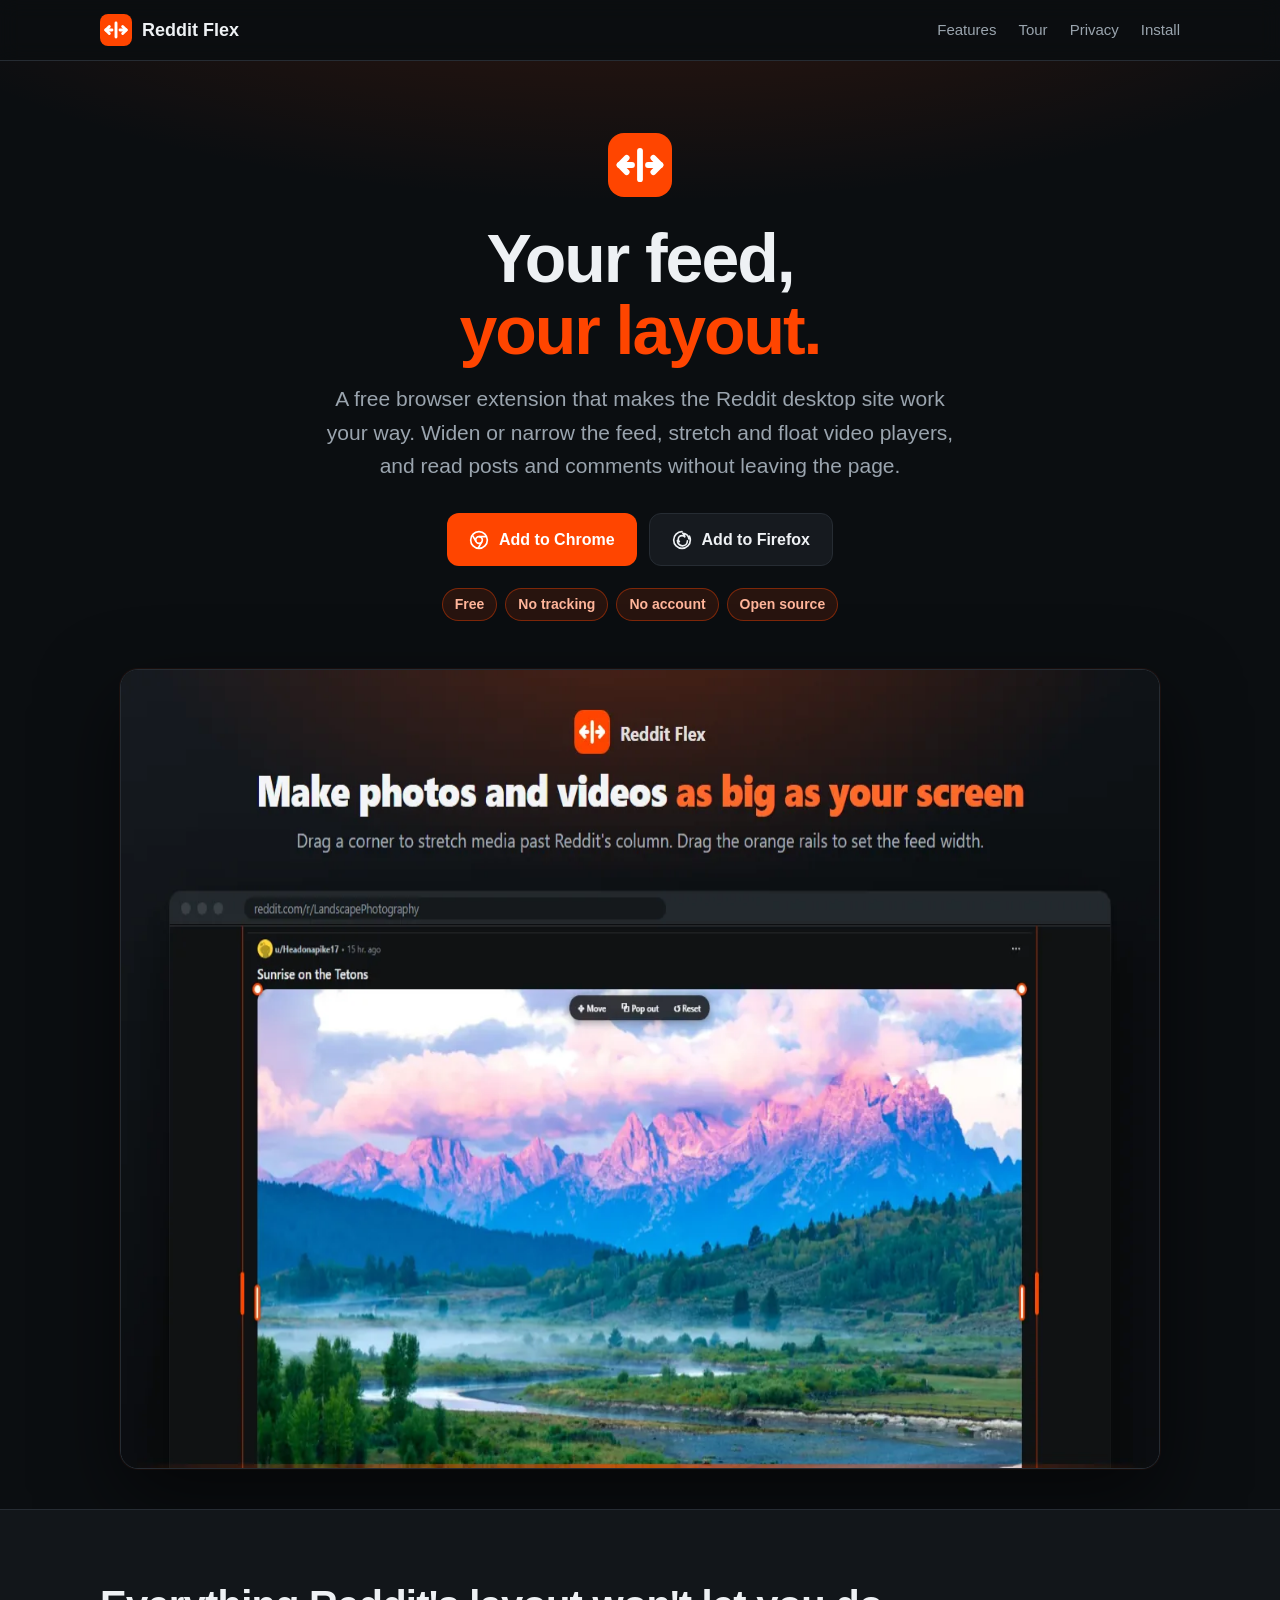
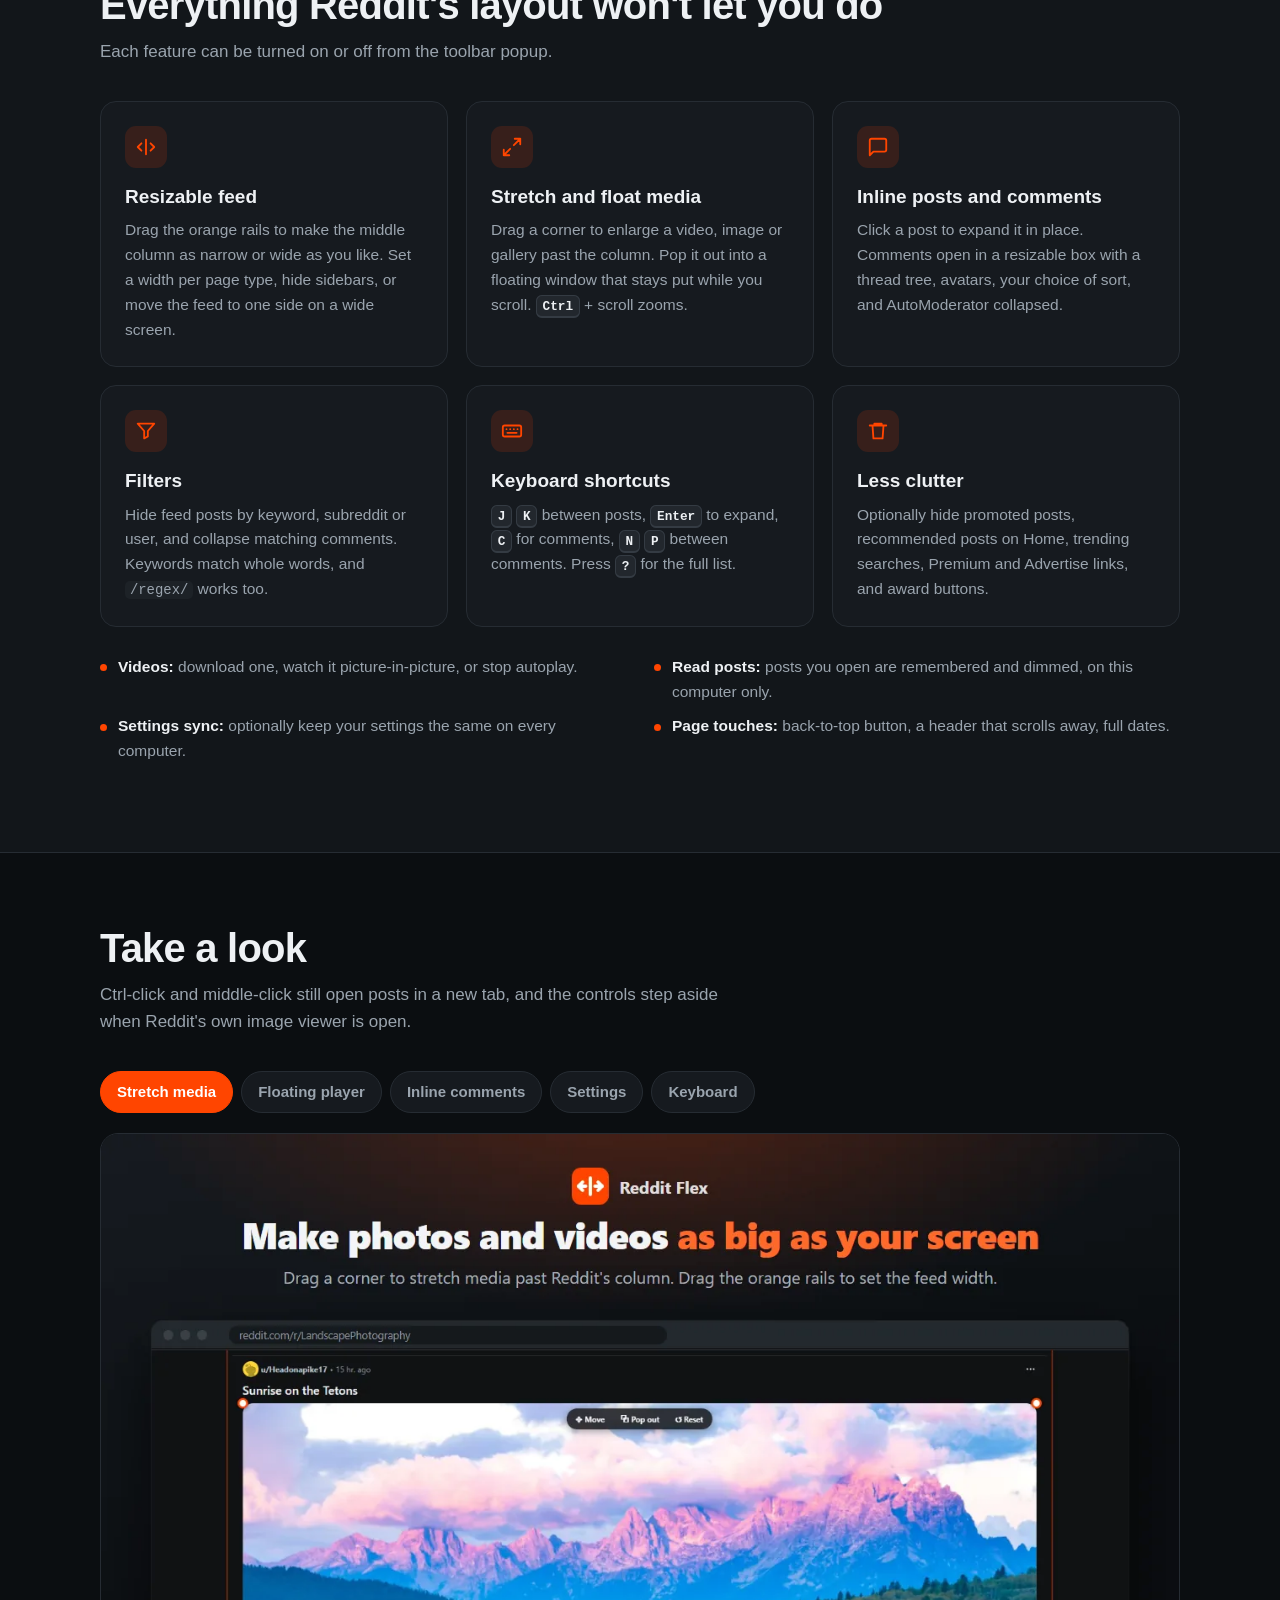
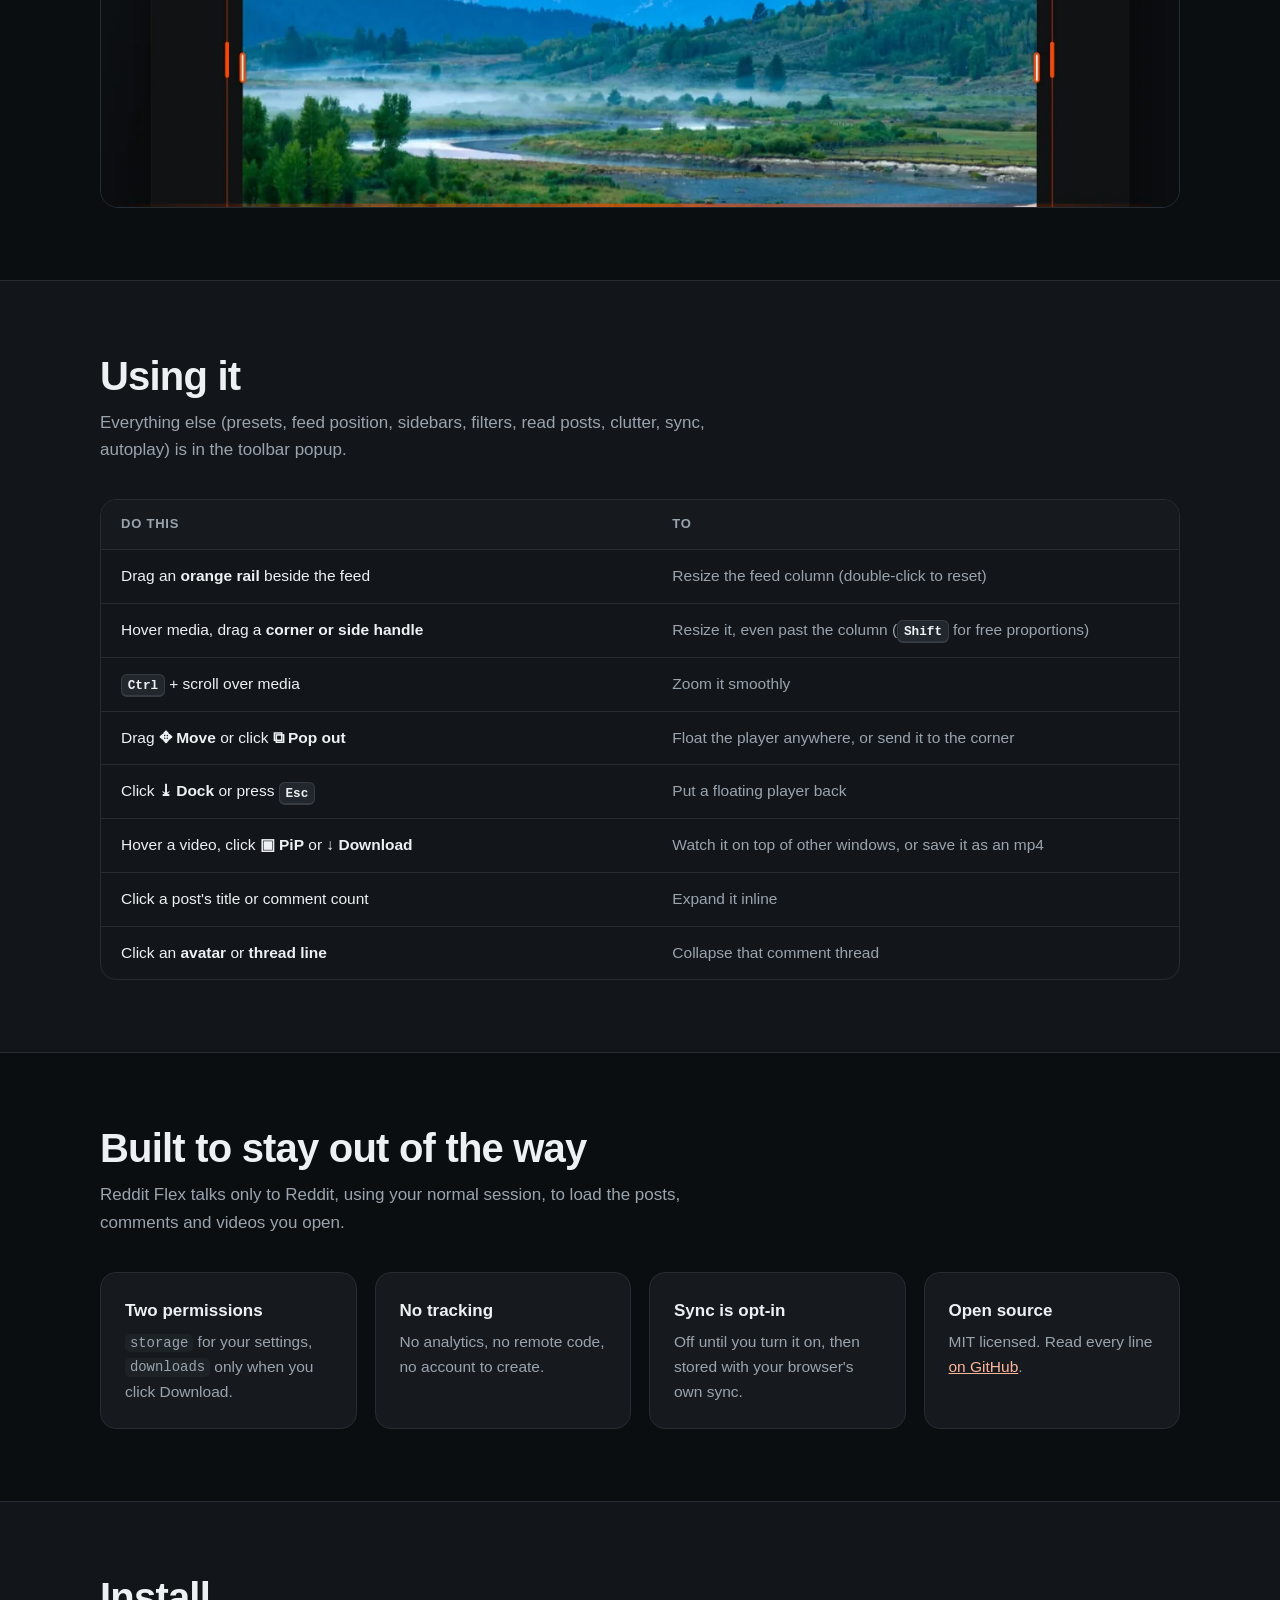
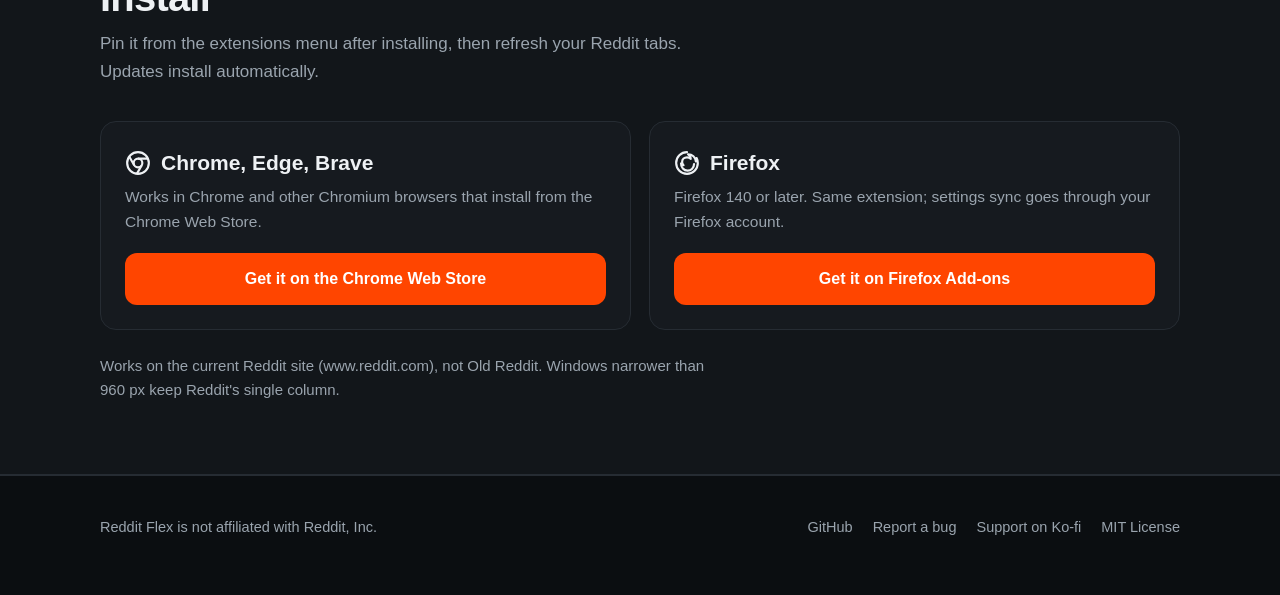
<file: docs/index.html>
<!doctype html>
<html lang="en">
<head>
<meta charset="utf-8">
<meta name="viewport" content="width=device-width, initial-scale=1">
<title>Reddit Flex: your feed, your layout</title>
<meta name="description" content="A free browser extension for Chrome and Firefox. Resize Reddit's feed column, stretch and float video players, and read posts and comments inline.">
<meta name="theme-color" content="#0b0e11">
<link rel="icon" type="image/png" href="img/favicon.png">
<meta property="og:type" content="website">
<meta property="og:title" content="Reddit Flex: your feed, your layout">
<meta property="og:description" content="Resize Reddit's feed, stretch and float videos, and read comments without leaving the page. Free for Chrome and Firefox.">
<meta property="og:image" content="https://r4maa.github.io/reddit-flex/img/og.jpg">
<meta property="og:url" content="https://r4maa.github.io/reddit-flex/">
<meta name="twitter:card" content="summary_large_image">
<style>
  :root {
    --bg: #0b0e11;
    --bg-2: #12161a;
    --card: #161a1f;
    --line: #262c33;
    --text: #eef1f4;
    --muted: #9aa4ae;
    --accent: #ff4500;
    --accent-soft: #ffb59a;
    --radius: 16px;
    --max: 1120px;
  }
  * { box-sizing: border-box; }
  html { scroll-behavior: smooth; }
  @media (prefers-reduced-motion: reduce) { html { scroll-behavior: auto; } }
  body {
    margin: 0;
    background: var(--bg);
    color: var(--text);
    font: 17px/1.6 "Segoe UI", -apple-system, BlinkMacSystemFont, "Helvetica Neue", Arial, sans-serif;
    -webkit-font-smoothing: antialiased;
  }
  a { color: var(--accent-soft); }
  a:hover { color: #fff; }
  img { max-width: 100%; display: block; }
  .wrap { max-width: var(--max); margin: 0 auto; padding: 0 20px; }
  kbd {
    font: 600 .82em/1 ui-monospace, "Cascadia Mono", Consolas, monospace;
    background: #22272d; border: 1px solid #343b43; border-bottom-width: 2px;
    border-radius: 6px; padding: .2em .45em; color: var(--text); white-space: nowrap;
  }
  code { font: .9em ui-monospace, "Cascadia Mono", Consolas, monospace; background: #1d2227; padding: .1em .35em; border-radius: 5px; }

  /* Header */
  header.top { position: sticky; top: 0; z-index: 10; background: rgba(11,14,17,.82); backdrop-filter: blur(10px); border-bottom: 1px solid var(--line); }
  header.top .wrap { display: flex; align-items: center; gap: 16px; height: 60px; }
  .brand { display: flex; align-items: center; gap: 10px; color: var(--text); text-decoration: none; font-weight: 700; font-size: 18px; }
  .logo { width: 32px; height: 32px; flex: none; }
  nav.links { margin-left: auto; display: flex; gap: 22px; font-size: 15px; }
  nav.links a { color: var(--muted); text-decoration: none; }
  nav.links a:hover { color: var(--text); }
  @media (max-width: 720px) { nav.links .opt { display: none; } }

  /* Hero */
  .hero { position: relative; padding: 72px 0 40px; text-align: center; overflow: hidden; }
  .hero::before {
    content: ""; position: absolute; inset: -40% -20% auto; height: 720px; pointer-events: none;
    background: radial-gradient(closest-side, rgba(255,69,0,.22), transparent);
  }
  .hero .wrap { position: relative; }
  .hero h1 { font-size: clamp(38px, 7vw, 68px); line-height: 1.05; letter-spacing: -.03em; font-weight: 800; margin: 18px 0 16px; }
  .hero h1 em { font-style: normal; color: var(--accent); }
  .hero p.lead { font-size: clamp(17px, 2.2vw, 21px); color: var(--muted); max-width: 640px; margin: 0 auto 30px; }
  .cta { display: flex; flex-wrap: wrap; gap: 12px; justify-content: center; }
  .btn {
    display: inline-flex; align-items: center; gap: 10px; padding: 13px 22px; border-radius: 12px;
    font-weight: 650; font-size: 16px; text-decoration: none; transition: transform .15s, background .15s, border-color .15s;
  }
  .btn svg { width: 20px; height: 20px; flex: none; }
  .btn.primary { background: var(--accent); color: #fff; }
  .btn.primary:hover { background: #ff5a1f; color: #fff; transform: translateY(-1px); }
  .btn.ghost { background: var(--card); color: var(--text); border: 1px solid var(--line); }
  .btn.ghost:hover { border-color: #3d454e; color: #fff; transform: translateY(-1px); }
  .pills { display: flex; flex-wrap: wrap; gap: 8px; justify-content: center; margin-top: 22px; }
  .pill { font-size: 14px; font-weight: 600; color: var(--accent-soft); background: rgba(255,69,0,.12); border: 1px solid rgba(255,69,0,.4); border-radius: 999px; padding: 4px 12px; }
  .hero-shot { margin: 48px auto 0; max-width: 1040px; border-radius: 18px; overflow: hidden; border: 1px solid var(--line); box-shadow: 0 30px 80px rgba(0,0,0,.55), 0 0 0 1px rgba(255,69,0,.08); }

  /* Sections */
  section { padding: 72px 0; }
  section.alt { background: var(--bg-2); border-top: 1px solid var(--line); border-bottom: 1px solid var(--line); }
  h2 { font-size: clamp(28px, 4vw, 40px); letter-spacing: -.02em; line-height: 1.15; margin: 0 0 10px; }
  .sub { color: var(--muted); margin: 0 0 36px; max-width: 640px; }

  /* Features */
  .grid { display: grid; grid-template-columns: repeat(3, 1fr); gap: 18px; }
  @media (max-width: 900px) { .grid { grid-template-columns: repeat(2, 1fr); } }
  @media (max-width: 600px) { .grid { grid-template-columns: 1fr; } }
  .card { background: var(--card); border: 1px solid var(--line); border-radius: var(--radius); padding: 24px; }
  .card .ico { width: 42px; height: 42px; border-radius: 11px; background: rgba(255,69,0,.14); display: grid; place-items: center; margin-bottom: 14px; }
  .card .ico svg { width: 22px; height: 22px; stroke: var(--accent); fill: none; stroke-width: 2; stroke-linecap: round; stroke-linejoin: round; }
  .card h3 { margin: 0 0 6px; font-size: 19px; }
  .card p { margin: 0; color: var(--muted); font-size: 15.5px; }
  .also { margin-top: 28px; display: grid; grid-template-columns: repeat(2, 1fr); gap: 10px 28px; color: var(--muted); font-size: 15.5px; padding: 0; list-style: none; }
  .also li { padding-left: 18px; position: relative; }
  .also li::before { content: ""; position: absolute; left: 0; top: .62em; width: 7px; height: 7px; border-radius: 50%; background: var(--accent); }
  .also b { color: var(--text); }
  @media (max-width: 700px) { .also { grid-template-columns: 1fr; } }

  /* Gallery */
  .tabs { display: flex; flex-wrap: wrap; gap: 8px; margin-bottom: 20px; }
  .tab { appearance: none; font: inherit; font-size: 15px; font-weight: 600; cursor: pointer; padding: 8px 16px; border-radius: 999px; background: var(--card); color: var(--muted); border: 1px solid var(--line); }
  .tab:hover { color: var(--text); }
  .tab[aria-selected="true"] { background: var(--accent); color: #fff; border-color: var(--accent); }
  .tab:focus-visible, .btn:focus-visible { outline: 2px solid #fff; outline-offset: 2px; }
  .stage { border-radius: 18px; overflow: hidden; border: 1px solid var(--line); background: #000; aspect-ratio: 16 / 10; }
  .stage img { width: 100%; height: 100%; object-fit: cover; }
  .stage img[hidden] { display: none; }

  /* How-to table */
  .table { border: 1px solid var(--line); border-radius: var(--radius); overflow: hidden; }
  .row { display: grid; grid-template-columns: 1.1fr 1fr; gap: 16px; padding: 14px 20px; border-top: 1px solid var(--line); font-size: 15.5px; }
  .row:first-child { border-top: 0; }
  .row.head { background: var(--card); font-weight: 700; color: var(--muted); font-size: 13px; letter-spacing: .06em; text-transform: uppercase; }
  .row span:last-child { color: var(--muted); }
  @media (max-width: 640px) { .row { grid-template-columns: 1fr; gap: 2px; } .row.head { display: none; } }

  /* Install */
  .install { display: grid; grid-template-columns: 1fr 1fr; gap: 18px; }
  @media (max-width: 760px) { .install { grid-template-columns: 1fr; } }
  .install .card h3 { display: flex; align-items: center; gap: 10px; font-size: 21px; }
  .install .card h3 svg { width: 26px; height: 26px; }
  .install .card p { margin-bottom: 18px; }
  .install .card .btn { width: 100%; justify-content: center; }

  /* Privacy */
  .privacy { display: grid; grid-template-columns: repeat(4, 1fr); gap: 18px; }
  @media (max-width: 900px) { .privacy { grid-template-columns: repeat(2, 1fr); } }
  @media (max-width: 520px) { .privacy { grid-template-columns: 1fr; } }
  .privacy .card h3 { font-size: 17px; }

  /* Footer */
  footer { padding: 40px 0 56px; color: var(--muted); font-size: 14.5px; border-top: 1px solid var(--line); }
  footer .wrap { display: flex; flex-wrap: wrap; gap: 14px 24px; align-items: center; }
  footer nav { margin-left: auto; display: flex; flex-wrap: wrap; gap: 20px; }
  footer a { color: var(--muted); text-decoration: none; }
  footer a:hover { color: var(--text); }
  @media (max-width: 600px) { footer nav { margin-left: 0; } }
</style>
</head>
<body>

<svg width="0" height="0" style="position:absolute" aria-hidden="true">
  <symbol id="logo" viewBox="0 0 72 72">
    <rect width="72" height="72" rx="18" fill="#ff4500"/>
    <g stroke="#fff" stroke-width="6.5" stroke-linecap="round" stroke-linejoin="round" fill="none">
      <line x1="36" y1="20" x2="36" y2="52"/>
      <polyline points="21,28 13,36 21,44"/><line x1="13" y1="36" x2="27" y2="36"/>
      <polyline points="51,28 59,36 51,44"/><line x1="45" y1="36" x2="59" y2="36"/>
    </g>
  </symbol>
  <symbol id="chrome" viewBox="0 0 24 24"><circle cx="12" cy="12" r="10" fill="none" stroke="currentColor" stroke-width="2"/><circle cx="12" cy="12" r="4" fill="none" stroke="currentColor" stroke-width="2"/><path d="M12 8h9M8.5 14 4 6.2M15.5 14 11 21.8" fill="none" stroke="currentColor" stroke-width="2"/></symbol>
  <symbol id="firefox" viewBox="0 0 24 24"><path d="M12 2a10 10 0 1 0 10 10c0-1.6-.4-3.2-1.1-4.6.1 1.3-.2 2.4-.7 3.1C19.8 6.8 16.9 4 13 4c1.6 1 2.4 2.6 2.4 4.2-.8-.9-2-1.4-3.4-1.4-2.5 0-4.5 1.8-4.5 4.2 0 1.2.5 2.2 1.3 3-.9-.2-1.8-.8-2.3-1.6-.2 3.5 2.6 6.6 6 6.6 3.4 0 6-2.6 6-6" fill="none" stroke="currentColor" stroke-width="2" stroke-linecap="round" stroke-linejoin="round"/></symbol>
  <symbol id="github" viewBox="0 0 24 24"><path fill="currentColor" d="M12 .5a11.5 11.5 0 0 0-3.6 22.4c.6.1.8-.3.8-.6v-2c-3.2.7-3.9-1.5-3.9-1.5-.5-1.3-1.3-1.7-1.3-1.7-1-.7.1-.7.1-.7 1.2.1 1.8 1.2 1.8 1.2 1 1.8 2.8 1.3 3.5 1 .1-.8.4-1.3.7-1.6-2.6-.3-5.3-1.3-5.3-5.7 0-1.3.5-2.3 1.2-3.1-.1-.3-.5-1.5.1-3.1 0 0 1-.3 3.2 1.2a11 11 0 0 1 5.8 0c2.2-1.5 3.2-1.2 3.2-1.2.6 1.6.2 2.8.1 3.1.8.8 1.2 1.9 1.2 3.1 0 4.4-2.7 5.4-5.3 5.7.4.4.8 1.1.8 2.2v3.3c0 .3.2.7.8.6A11.5 11.5 0 0 0 12 .5Z"/></symbol>
</svg>

<header class="top">
  <div class="wrap">
    <a class="brand" href="#"><svg class="logo"><use href="#logo"/></svg>Reddit Flex</a>
    <nav class="links" aria-label="Sections">
      <a href="#features">Features</a>
      <a class="opt" href="#tour">Tour</a>
      <a class="opt" href="#privacy">Privacy</a>
      <a href="#install">Install</a>
    </nav>
  </div>
</header>

<main>
  <section class="hero">
    <div class="wrap">
      <svg class="logo" style="width:64px;height:64px;margin:0 auto" aria-hidden="true"><use href="#logo"/></svg>
      <h1>Your feed,<br><em>your layout.</em></h1>
      <p class="lead">A free browser extension that makes the Reddit desktop site work your way. Widen or narrow the feed, stretch and float video players, and read posts and comments without leaving the page.</p>
      <div class="cta">
        <a class="btn primary" href="https://chromewebstore.google.com/detail/reddit-flex/kpooncebbianoheddnmlfaefpfdfnndh"><svg><use href="#chrome"/></svg>Add to Chrome</a>
        <a class="btn ghost" href="https://addons.mozilla.org/en-US/firefox/addon/reddit-flex/"><svg><use href="#firefox"/></svg>Add to Firefox</a>
      </div>
      <div class="pills"><span class="pill">Free</span><span class="pill">No tracking</span><span class="pill">No account</span><span class="pill">Open source</span></div>
      <img class="hero-shot" src="img/stretch.webp" width="1280" height="800" alt="Reddit Flex stretching a landscape photo past Reddit's feed column, with orange resize rails on each side">
    </div>
  </section>

  <section id="features" class="alt">
    <div class="wrap">
      <h2>Everything Reddit's layout won't let you do</h2>
      <p class="sub">Each feature can be turned on or off from the toolbar popup.</p>
      <div class="grid">
        <div class="card">
          <div class="ico"><svg viewBox="0 0 24 24"><path d="M12 4v16M7 8l-4 4 4 4M17 8l4 4-4 4"/></svg></div>
          <h3>Resizable feed</h3>
          <p>Drag the orange rails to make the middle column as narrow or wide as you like. Set a width per page type, hide sidebars, or move the feed to one side on a wide screen.</p>
        </div>
        <div class="card">
          <div class="ico"><svg viewBox="0 0 24 24"><path d="M15 3h6v6M9 21H3v-6M21 3l-7 7M3 21l7-7"/></svg></div>
          <h3>Stretch and float media</h3>
          <p>Drag a corner to enlarge a video, image or gallery past the column. Pop it out into a floating window that stays put while you scroll. <kbd>Ctrl</kbd> + scroll zooms.</p>
        </div>
        <div class="card">
          <div class="ico"><svg viewBox="0 0 24 24"><path d="M21 15a2 2 0 0 1-2 2H7l-4 4V5a2 2 0 0 1 2-2h14a2 2 0 0 1 2 2z"/></svg></div>
          <h3>Inline posts and comments</h3>
          <p>Click a post to expand it in place. Comments open in a resizable box with a thread tree, avatars, your choice of sort, and AutoModerator collapsed.</p>
        </div>
        <div class="card">
          <div class="ico"><svg viewBox="0 0 24 24"><path d="M3 4h18l-7 8v6l-4 2v-8z"/></svg></div>
          <h3>Filters</h3>
          <p>Hide feed posts by keyword, subreddit or user, and collapse matching comments. Keywords match whole words, and <code>/regex/</code> works too.</p>
        </div>
        <div class="card">
          <div class="ico"><svg viewBox="0 0 24 24"><rect x="2" y="6" width="20" height="12" rx="2"/><path d="M6 10h.01M10 10h.01M14 10h.01M18 10h.01M7 14h10"/></svg></div>
          <h3>Keyboard shortcuts</h3>
          <p><kbd>J</kbd> <kbd>K</kbd> between posts, <kbd>Enter</kbd> to expand, <kbd>C</kbd> for comments, <kbd>N</kbd> <kbd>P</kbd> between comments. Press <kbd>?</kbd> for the full list.</p>
        </div>
        <div class="card">
          <div class="ico"><svg viewBox="0 0 24 24"><path d="M3 6h18M8 6V4h8v2M6 6l1 14h10l1-14"/></svg></div>
          <h3>Less clutter</h3>
          <p>Optionally hide promoted posts, recommended posts on Home, trending searches, Premium and Advertise links, and award buttons.</p>
        </div>
      </div>
      <ul class="also">
        <li><b>Videos:</b> download one, watch it picture-in-picture, or stop autoplay.</li>
        <li><b>Read posts:</b> posts you open are remembered and dimmed, on this computer only.</li>
        <li><b>Settings sync:</b> optionally keep your settings the same on every computer.</li>
        <li><b>Page touches:</b> back-to-top button, a header that scrolls away, full dates.</li>
      </ul>
    </div>
  </section>

  <section id="tour">
    <div class="wrap">
      <h2>Take a look</h2>
      <p class="sub">Ctrl-click and middle-click still open posts in a new tab, and the controls step aside when Reddit's own image viewer is open.</p>
      <div class="tabs" role="tablist" aria-label="Screenshots">
        <button class="tab" role="tab" aria-selected="true" aria-controls="stage" data-i="0">Stretch media</button>
        <button class="tab" role="tab" aria-selected="false" aria-controls="stage" data-i="1">Floating player</button>
        <button class="tab" role="tab" aria-selected="false" aria-controls="stage" data-i="2">Inline comments</button>
        <button class="tab" role="tab" aria-selected="false" aria-controls="stage" data-i="3">Settings</button>
        <button class="tab" role="tab" aria-selected="false" aria-controls="stage" data-i="4">Keyboard</button>
      </div>
      <div class="stage" id="stage" role="tabpanel">
        <img src="img/stretch.webp" width="1280" height="800" alt="A photo stretched past the feed column">
        <img src="img/floating.webp" width="1280" height="800" loading="lazy" alt="A video in a floating window that stays put while the feed scrolls" hidden>
        <img src="img/comments.webp" width="1280" height="800" loading="lazy" alt="Comments open inline under a post in a resizable box with a thread tree" hidden>
        <img src="img/popup.webp" width="1280" height="800" loading="lazy" alt="The toolbar popup with feed width, media, posts and filter settings" hidden>
        <img src="img/keyboard.webp" width="1280" height="800" loading="lazy" alt="The keyboard shortcut overlay" hidden>
      </div>
    </div>
  </section>

  <section class="alt">
    <div class="wrap">
      <h2>Using it</h2>
      <p class="sub">Everything else (presets, feed position, sidebars, filters, read posts, clutter, sync, autoplay) is in the toolbar popup.</p>
      <div class="table">
        <div class="row head"><span>Do this</span><span>To</span></div>
        <div class="row"><span>Drag an <b>orange rail</b> beside the feed</span><span>Resize the feed column (double-click to reset)</span></div>
        <div class="row"><span>Hover media, drag a <b>corner or side handle</b></span><span>Resize it, even past the column (<kbd>Shift</kbd> for free proportions)</span></div>
        <div class="row"><span><kbd>Ctrl</kbd> + scroll over media</span><span>Zoom it smoothly</span></div>
        <div class="row"><span>Drag <b>✥ Move</b> or click <b>⧉ Pop out</b></span><span>Float the player anywhere, or send it to the corner</span></div>
        <div class="row"><span>Click <b>⤓ Dock</b> or press <kbd>Esc</kbd></span><span>Put a floating player back</span></div>
        <div class="row"><span>Hover a video, click <b>▣ PiP</b> or <b>↓ Download</b></span><span>Watch it on top of other windows, or save it as an mp4</span></div>
        <div class="row"><span>Click a post's title or comment count</span><span>Expand it inline</span></div>
        <div class="row"><span>Click an <b>avatar</b> or <b>thread line</b></span><span>Collapse that comment thread</span></div>
      </div>
    </div>
  </section>

  <section id="privacy">
    <div class="wrap">
      <h2>Built to stay out of the way</h2>
      <p class="sub">Reddit Flex talks only to Reddit, using your normal session, to load the posts, comments and videos you open.</p>
      <div class="privacy">
        <div class="card"><h3>Two permissions</h3><p><code>storage</code> for your settings, <code>downloads</code> only when you click Download.</p></div>
        <div class="card"><h3>No tracking</h3><p>No analytics, no remote code, no account to create.</p></div>
        <div class="card"><h3>Sync is opt-in</h3><p>Off until you turn it on, then stored with your browser's own sync.</p></div>
        <div class="card"><h3>Open source</h3><p>MIT licensed. Read every line <a href="https://github.com/R4maa/reddit-flex">on GitHub</a>.</p></div>
      </div>
    </div>
  </section>

  <section id="install" class="alt">
    <div class="wrap">
      <h2>Install</h2>
      <p class="sub">Pin it from the extensions menu after installing, then refresh your Reddit tabs. Updates install automatically.</p>
      <div class="install">
        <div class="card">
          <h3><svg><use href="#chrome"/></svg>Chrome, Edge, Brave</h3>
          <p>Works in Chrome and other Chromium browsers that install from the Chrome Web Store.</p>
          <a class="btn primary" href="https://chromewebstore.google.com/detail/reddit-flex/kpooncebbianoheddnmlfaefpfdfnndh">Get it on the Chrome Web Store</a>
        </div>
        <div class="card">
          <h3><svg><use href="#firefox"/></svg>Firefox</h3>
          <p>Firefox 140 or later. Same extension; settings sync goes through your Firefox account.</p>
          <a class="btn primary" href="https://addons.mozilla.org/en-US/firefox/addon/reddit-flex/">Get it on Firefox Add-ons</a>
        </div>
      </div>
      <p class="sub" style="margin:24px 0 0;font-size:15px">Works on the current Reddit site (www.reddit.com), not Old Reddit. Windows narrower than 960&nbsp;px keep Reddit's single column.</p>
    </div>
  </section>
</main>

<footer>
  <div class="wrap">
    <span>Reddit Flex is not affiliated with Reddit, Inc.</span>
    <nav aria-label="Links">
      <a href="https://github.com/R4maa/reddit-flex">GitHub</a>
      <a href="https://github.com/R4maa/reddit-flex/issues">Report a bug</a>
      <a href="https://ko-fi.com/rama2019">Support on Ko-fi</a>
      <a href="https://github.com/R4maa/reddit-flex/blob/main/LICENSE">MIT License</a>
    </nav>
  </div>
</footer>

<script>
  (function () {
    var tabs = document.querySelectorAll('.tab');
    var imgs = document.querySelectorAll('#stage img');
    function show(i) {
      tabs.forEach(function (t, j) { t.setAttribute('aria-selected', String(i === j)); t.tabIndex = i === j ? 0 : -1; });
      imgs.forEach(function (im, j) { im.hidden = i !== j; });
    }
    tabs.forEach(function (t, i) {
      t.tabIndex = i === 0 ? 0 : -1;
      t.addEventListener('click', function () { show(i); });
      t.addEventListener('keydown', function (e) {
        var d = e.key === 'ArrowRight' ? 1 : e.key === 'ArrowLeft' ? -1 : 0;
        if (!d) return;
        var n = (i + d + tabs.length) % tabs.length;
        show(n); tabs[n].focus(); e.preventDefault();
      });
    });
  })();
</script>
</body>
</html>
</file>
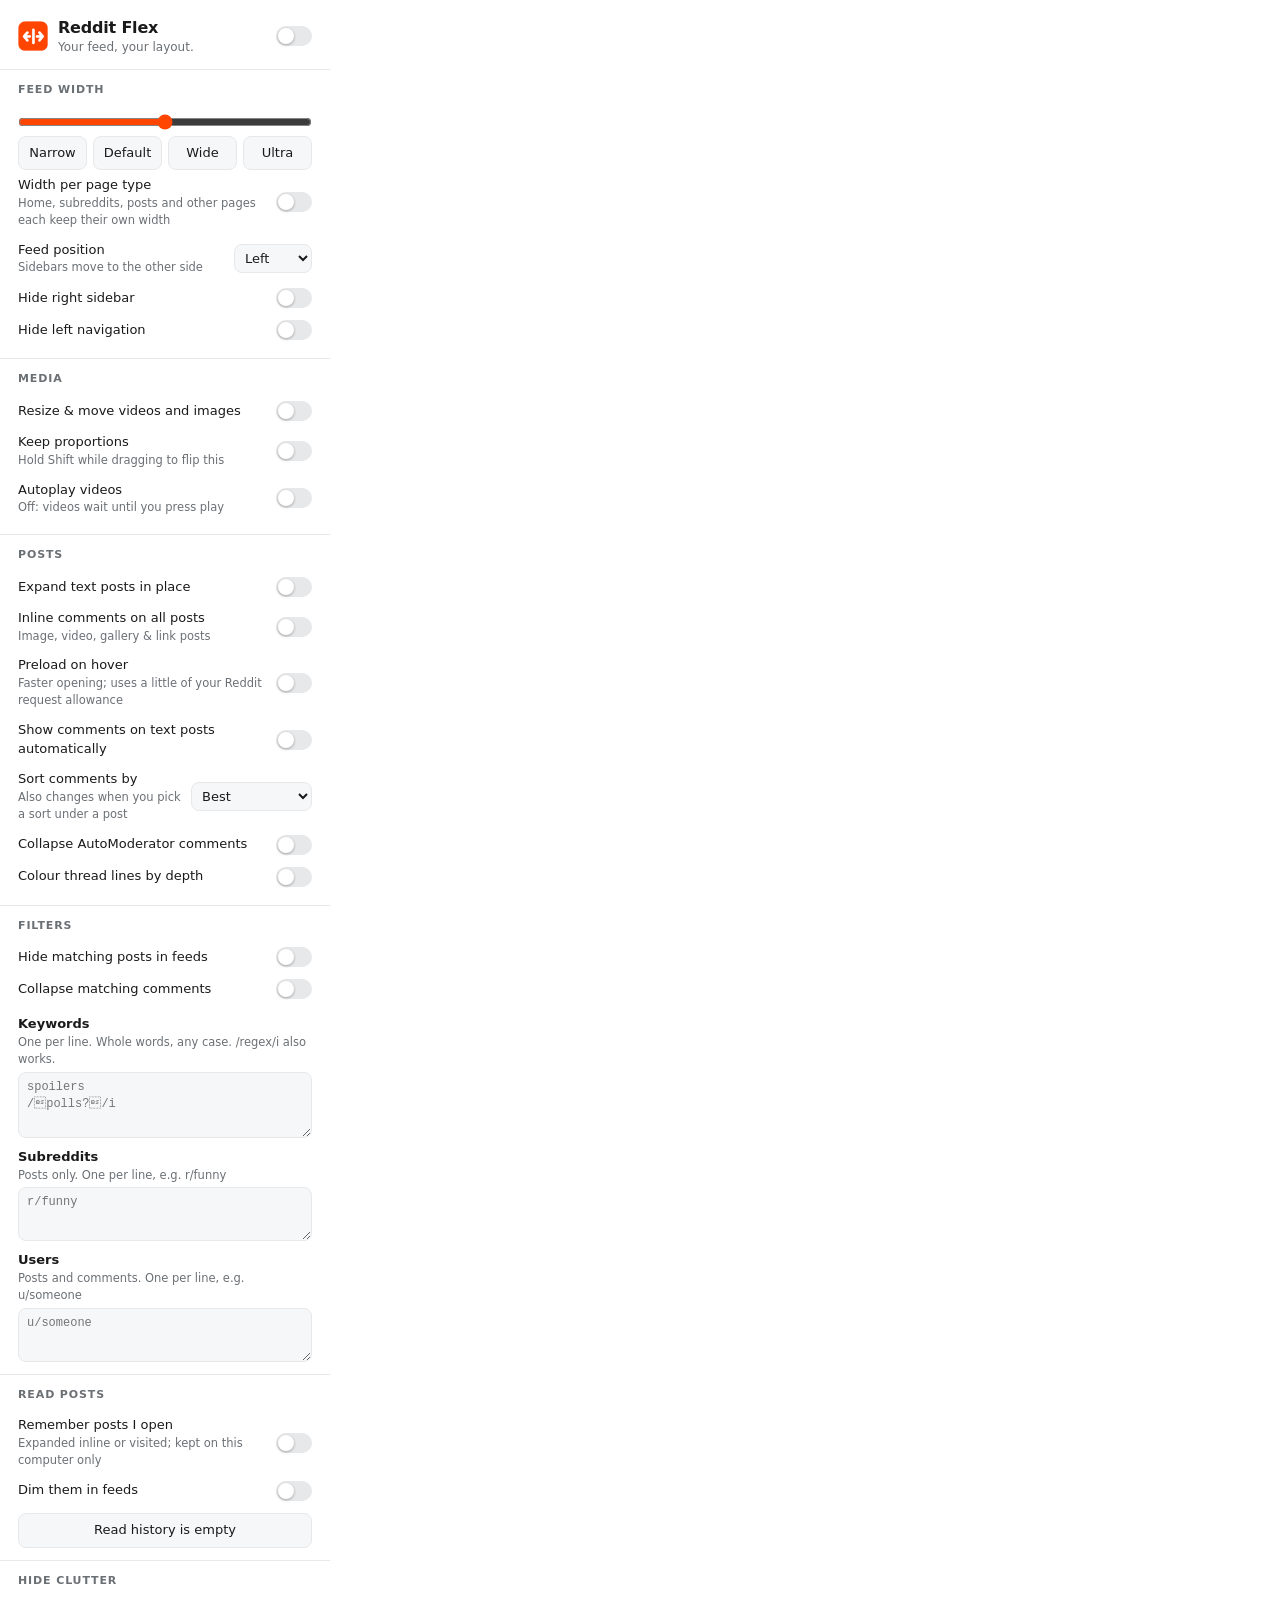
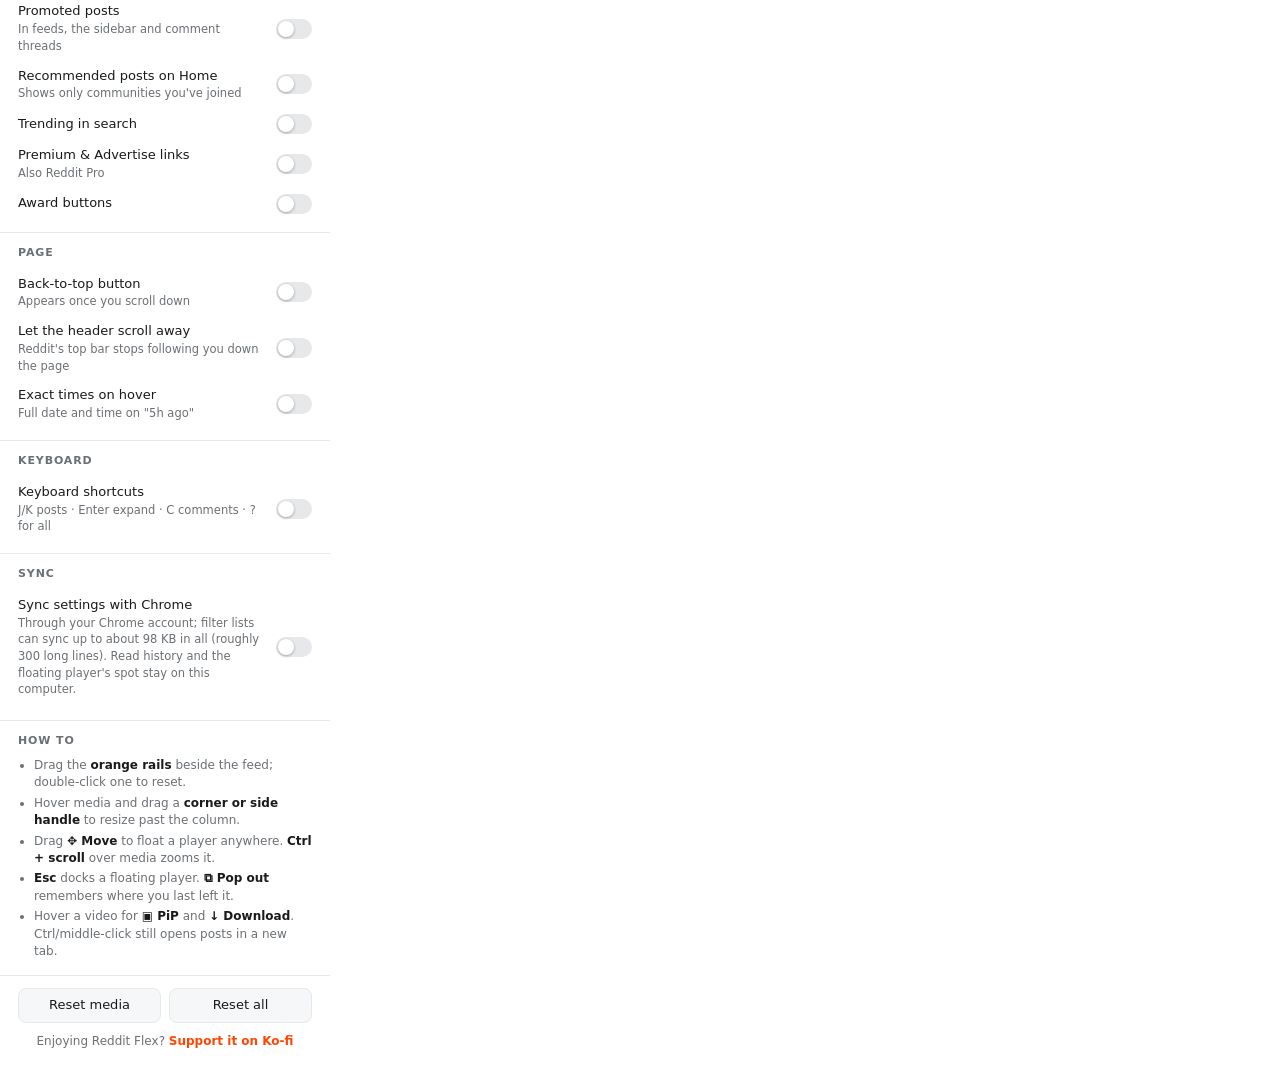
<file: reddit-flex-v2/popup.html>
<!doctype html>
<html lang="en">
<head>
<meta charset="utf-8">
<title>Reddit Flex</title>
<style>
  :root {
    --bg: #ffffff; --fg: #1a1a1b; --muted: #6b7075; --line: #e6e8ea; --card: #f6f7f8;
    --accent: #ff4500; --accent-soft: rgba(255, 69, 0, .12);
    color-scheme: light dark;
  }
  @media (prefers-color-scheme: dark) {
    :root { --bg: #111214; --fg: #eceef0; --muted: #9aa0a6; --line: #26282b; --card: #1a1c1f; --accent-soft: rgba(255, 69, 0, .18); }
  }
  * { box-sizing: border-box; }
  body { margin: 0; width: 330px; background: var(--bg); color: var(--fg); font: 13px/1.45 system-ui, -apple-system, Segoe UI, sans-serif; }
  header { display: flex; align-items: center; gap: 10px; padding: 16px 18px 12px; }
  header img { width: 30px; height: 30px; }
  h1 { margin: 0; font-size: 16px; letter-spacing: -.2px; }
  header p { margin: 0; color: var(--muted); font-size: 12px; }
  header .master { margin-left: auto; }
  section { padding: 12px 18px; border-top: 1px solid var(--line); }
  h2 { margin: 0 0 8px; font-size: 11px; letter-spacing: .08em; text-transform: uppercase; color: var(--muted); font-weight: 700; }
  .row { display: flex; align-items: center; justify-content: space-between; gap: 10px; padding: 6px 0; }
  .row label { cursor: pointer; flex: 1; }
  .row small { display: block; color: var(--muted); font-size: 11.5px; }
  .width-head { display: flex; align-items: baseline; justify-content: space-between; }
  .width-head output { font-variant-numeric: tabular-nums; font-weight: 700; }
  input[type=range] { width: 100%; accent-color: var(--accent); margin: 8px 0 6px; }
  .presets { display: grid; grid-template-columns: repeat(4, 1fr); gap: 6px; }
  .presets[hidden] { display: none; }
  button { font: inherit; cursor: pointer; border: 1px solid var(--line); background: var(--card); color: var(--fg); border-radius: 8px; padding: 7px 6px; transition: background .12s, border-color .12s; }
  button:hover { border-color: var(--accent); }
  button.on { background: var(--accent-soft); border-color: var(--accent); }
  select { font: inherit; border: 1px solid var(--line); background: var(--card); color: var(--fg); border-radius: 8px; padding: 5px 6px; }
  button:focus-visible, input:focus-visible, select:focus-visible { outline: 2px solid var(--accent); outline-offset: 2px; }
  /* switches */
  .switch { position: relative; width: 36px; height: 20px; flex: none; }
  .switch input { position: absolute; inset: 0; opacity: 0; margin: 0; cursor: pointer; }
  .switch span { position: absolute; inset: 0; border-radius: 999px; background: var(--line); transition: background .15s; pointer-events: none; }
  .switch span::after { content: ''; position: absolute; top: 2px; left: 2px; width: 16px; height: 16px; border-radius: 50%; background: #fff; box-shadow: 0 1px 3px rgba(0,0,0,.3); transition: transform .15s; }
  .switch input:checked + span { background: var(--accent); }
  .switch input:checked + span::after { transform: translateX(16px); }
  .switch input:focus-visible + span { outline: 2px solid var(--accent); outline-offset: 2px; }
  .tips { margin: 0; padding-left: 16px; color: var(--muted); font-size: 12px; }
  .tips li { margin: 3px 0; }
  .tips b { color: var(--fg); font-weight: 600; }
  footer { display: flex; gap: 8px; padding: 12px 18px 10px; border-top: 1px solid var(--line); }
  footer button { flex: 1; }
  .support { margin: 0; padding: 0 18px 14px; text-align: center; color: var(--muted); font-size: 12px; }
  .support a { color: var(--accent); font-weight: 600; text-decoration: none; }
  .support a:hover, .support a:focus-visible { text-decoration: underline; }
  body.off section { opacity: .45; pointer-events: none; }
  .field { display: block; margin: 10px 0 4px; font-weight: 600; }
  .field small { display: block; color: var(--muted); font-size: 11.5px; font-weight: 400; }
  textarea { display: block; width: 100%; min-height: 54px; resize: vertical; font: 12px/1.45 ui-monospace, Consolas, monospace; border: 1px solid var(--line); background: var(--card); color: var(--fg); border-radius: 8px; padding: 6px 8px; }
  textarea:focus-visible { outline: 2px solid var(--accent); outline-offset: 1px; }
  button.wide { width: 100%; margin-top: 6px; }
  .warn { margin: 4px 0 0; color: #d93a00; font-size: 11.5px; }
  .hint { margin: 4px 0 0; color: var(--muted); font-size: 11.5px; overflow-wrap: anywhere; }
</style>
</head>
<body>
<header>
  <img src="icons/icon48.png" alt="">
  <div><h1>Reddit Flex</h1><p>Your feed, your layout.</p></div>
  <label class="switch master" title="Turn Reddit Flex on or off"><input id="enabled" type="checkbox" aria-label="Enable Reddit Flex"><span></span></label>
</header>

<section>
  <div class="width-head"><h2>Feed width</h2><output id="widthOut"></output></div>
  <input id="width" type="range" min="420" max="2400" step="10" aria-label="Feed column width">
  <div class="presets">
    <button data-width="640">Narrow</button>
    <button data-width="900">Default</button>
    <button data-width="1200">Wide</button>
    <button data-width="1600">Ultra</button>
  </div>
  <div class="row"><label for="widthPerPage">Width per page type<small>Home, subreddits, posts and other pages each keep their own width</small></label><span class="switch"><input id="widthPerPage" type="checkbox"><span></span></span></div>
  <div class="presets" id="pageTypes" role="group" aria-label="Page type the width applies to" hidden>
    <button data-type="home">Home</button>
    <button data-type="subreddit">Subreddit</button>
    <button data-type="post">Post</button>
    <button data-type="other">Other</button>
  </div>
  <div class="row"><label for="feedPosition">Feed position<small>Sidebars move to the other side</small></label>
    <select id="feedPosition"><option value="left">Left</option><option value="center">Center</option><option value="right">Right</option></select></div>
  <div class="row"><label for="hideRight">Hide right sidebar</label><span class="switch"><input id="hideRight" type="checkbox"><span></span></span></div>
  <div class="row"><label for="hideLeft">Hide left navigation</label><span class="switch"><input id="hideLeft" type="checkbox"><span></span></span></div>
</section>

<section>
  <h2>Media</h2>
  <div class="row"><label for="media">Resize &amp; move videos and images</label><span class="switch"><input id="media" type="checkbox"><span></span></span></div>
  <div class="row"><label for="lockRatio">Keep proportions<small>Hold Shift while dragging to flip this</small></label><span class="switch"><input id="lockRatio" type="checkbox"><span></span></span></div>
  <div class="row"><label for="autoplay">Autoplay videos<small>Off: videos wait until you press play</small></label><span class="switch"><input id="autoplay" type="checkbox"><span></span></span></div>
</section>

<section>
  <h2>Posts</h2>
  <div class="row"><label for="accordion">Expand text posts in place</label><span class="switch"><input id="accordion" type="checkbox"><span></span></span></div>
  <div class="row"><label for="allPosts">Inline comments on all posts<small>Image, video, gallery &amp; link posts</small></label><span class="switch"><input id="allPosts" type="checkbox"><span></span></span></div>
  <div class="row"><label for="prefetch">Preload on hover<small>Faster opening; uses a little of your Reddit request allowance</small></label><span class="switch"><input id="prefetch" type="checkbox"><span></span></span></div>
  <div class="row"><label for="autoComments">Show comments on text posts automatically</label><span class="switch"><input id="autoComments" type="checkbox"><span></span></span></div>
  <div class="row"><label for="commentSort">Sort comments by<small>Also changes when you pick a sort under a post</small></label>
    <select id="commentSort"><option value="confidence">Best</option><option value="top">Top</option><option value="new">New</option><option value="controversial">Controversial</option><option value="old">Old</option><option value="qa">Q&amp;A</option></select></div>
  <div class="row"><label for="collapseAutoMod">Collapse AutoModerator comments</label><span class="switch"><input id="collapseAutoMod" type="checkbox"><span></span></span></div>
  <div class="row"><label for="threadColors">Colour thread lines by depth</label><span class="switch"><input id="threadColors" type="checkbox"><span></span></span></div>
</section>

<section>
  <h2>Filters</h2>
  <div class="row"><label for="filterPosts">Hide matching posts in feeds</label><span class="switch"><input id="filterPosts" type="checkbox"><span></span></span></div>
  <div class="row"><label for="filterComments">Collapse matching comments</label><span class="switch"><input id="filterComments" type="checkbox"><span></span></span></div>
  <label class="field" for="filterKeywords">Keywords<small>One per line. Whole words, any case. /regex/i also works.</small></label>
  <textarea id="filterKeywords" rows="3" spellcheck="false" placeholder="spoilers&#10;/polls?/i"></textarea>
  <p class="warn" id="filterKeywordsWarn" hidden></p>
  <label class="field" for="filterSubs">Subreddits<small>Posts only. One per line, e.g. r/funny</small></label>
  <textarea id="filterSubs" rows="2" spellcheck="false" placeholder="r/funny"></textarea>
  <p class="warn" id="filterSubsWarn" hidden></p>
  <label class="field" for="filterUsers">Users<small>Posts and comments. One per line, e.g. u/someone</small></label>
  <textarea id="filterUsers" rows="2" spellcheck="false" placeholder="u/someone"></textarea>
  <p class="warn" id="filterUsersWarn" hidden></p>
</section>

<section>
  <h2>Read posts</h2>
  <div class="row"><label for="markRead">Remember posts I open<small>Expanded inline or visited; kept on this computer only</small></label><span class="switch"><input id="markRead" type="checkbox"><span></span></span></div>
  <div class="row"><label for="dimRead">Dim them in feeds</label><span class="switch"><input id="dimRead" type="checkbox"><span></span></span></div>
  <button id="clearRead" class="wide" title="Forget every post marked as read" disabled>Read history is empty</button>
</section>

<section>
  <h2>Hide clutter</h2>
  <div class="row"><label for="hidePromoted">Promoted posts<small>In feeds, the sidebar and comment threads</small></label><span class="switch"><input id="hidePromoted" type="checkbox"><span></span></span></div>
  <div class="row"><label for="hideRecommended">Recommended posts on Home<small>Shows only communities you've joined</small></label><span class="switch"><input id="hideRecommended" type="checkbox"><span></span></span></div>
  <div class="row"><label for="hideTrending">Trending in search</label><span class="switch"><input id="hideTrending" type="checkbox"><span></span></span></div>
  <div class="row"><label for="hideUpsells">Premium &amp; Advertise links<small>Also Reddit Pro</small></label><span class="switch"><input id="hideUpsells" type="checkbox"><span></span></span></div>
  <div class="row"><label for="hideAwards">Award buttons</label><span class="switch"><input id="hideAwards" type="checkbox"><span></span></span></div>
</section>

<section>
  <h2>Page</h2>
  <div class="row"><label for="scrollToTop">Back-to-top button<small>Appears once you scroll down</small></label><span class="switch"><input id="scrollToTop" type="checkbox"><span></span></span></div>
  <div class="row"><label for="unstickHeader">Let the header scroll away<small>Reddit's top bar stops following you down the page</small></label><span class="switch"><input id="unstickHeader" type="checkbox"><span></span></span></div>
  <div class="row"><label for="exactTimes">Exact times on hover<small>Full date and time on "5h ago"</small></label><span class="switch"><input id="exactTimes" type="checkbox"><span></span></span></div>
</section>

<section>
  <h2>Keyboard</h2>
  <div class="row"><label for="keyboard">Keyboard shortcuts<small>J/K posts · Enter expand · C comments · ? for all</small></label><span class="switch"><input id="keyboard" type="checkbox"><span></span></span></div>
</section>

<section>
  <h2>Sync</h2>
  <div class="row"><label for="sync">Sync settings with Chrome<small>Through your Chrome account; filter lists can sync up to about 98 KB in all (roughly 300 long lines). Read history and the floating player's spot stay on this computer.</small></label><span class="switch"><input id="sync" type="checkbox"><span></span></span></div>
  <p class="hint" id="syncNote"></p>
  <p class="warn" id="syncWarn" hidden></p>
</section>

<section>
  <h2>How to</h2>
  <ul class="tips">
    <li>Drag the <b>orange rails</b> beside the feed; double-click one to reset.</li>
    <li>Hover media and drag a <b>corner or side handle</b> to resize past the column.</li>
    <li>Drag <b>✥ Move</b> to float a player anywhere. <b>Ctrl + scroll</b> over media zooms it.</li>
    <li><b>Esc</b> docks a floating player. <b>⧉ Pop out</b> remembers where you last left it.</li>
    <li>Hover a video for <b>▣ PiP</b> and <b>↓ Download</b>. Ctrl/middle-click still opens posts in a new tab.</li>
  </ul>
</section>

<footer>
  <button id="resetMedia" title="Put every resized or floating player back, and forget where the floating window was">Reset media</button>
  <button id="resetAll" title="Restore all settings">Reset all</button>
</footer>
<p class="support">Enjoying Reddit Flex? <a id="kofi" href="https://ko-fi.com/rama2019" target="_blank" rel="noopener">Support it on Ko-fi</a></p>
<script src="settings.js"></script>
<script src="popup.js"></script>
</body>
</html>
</file>
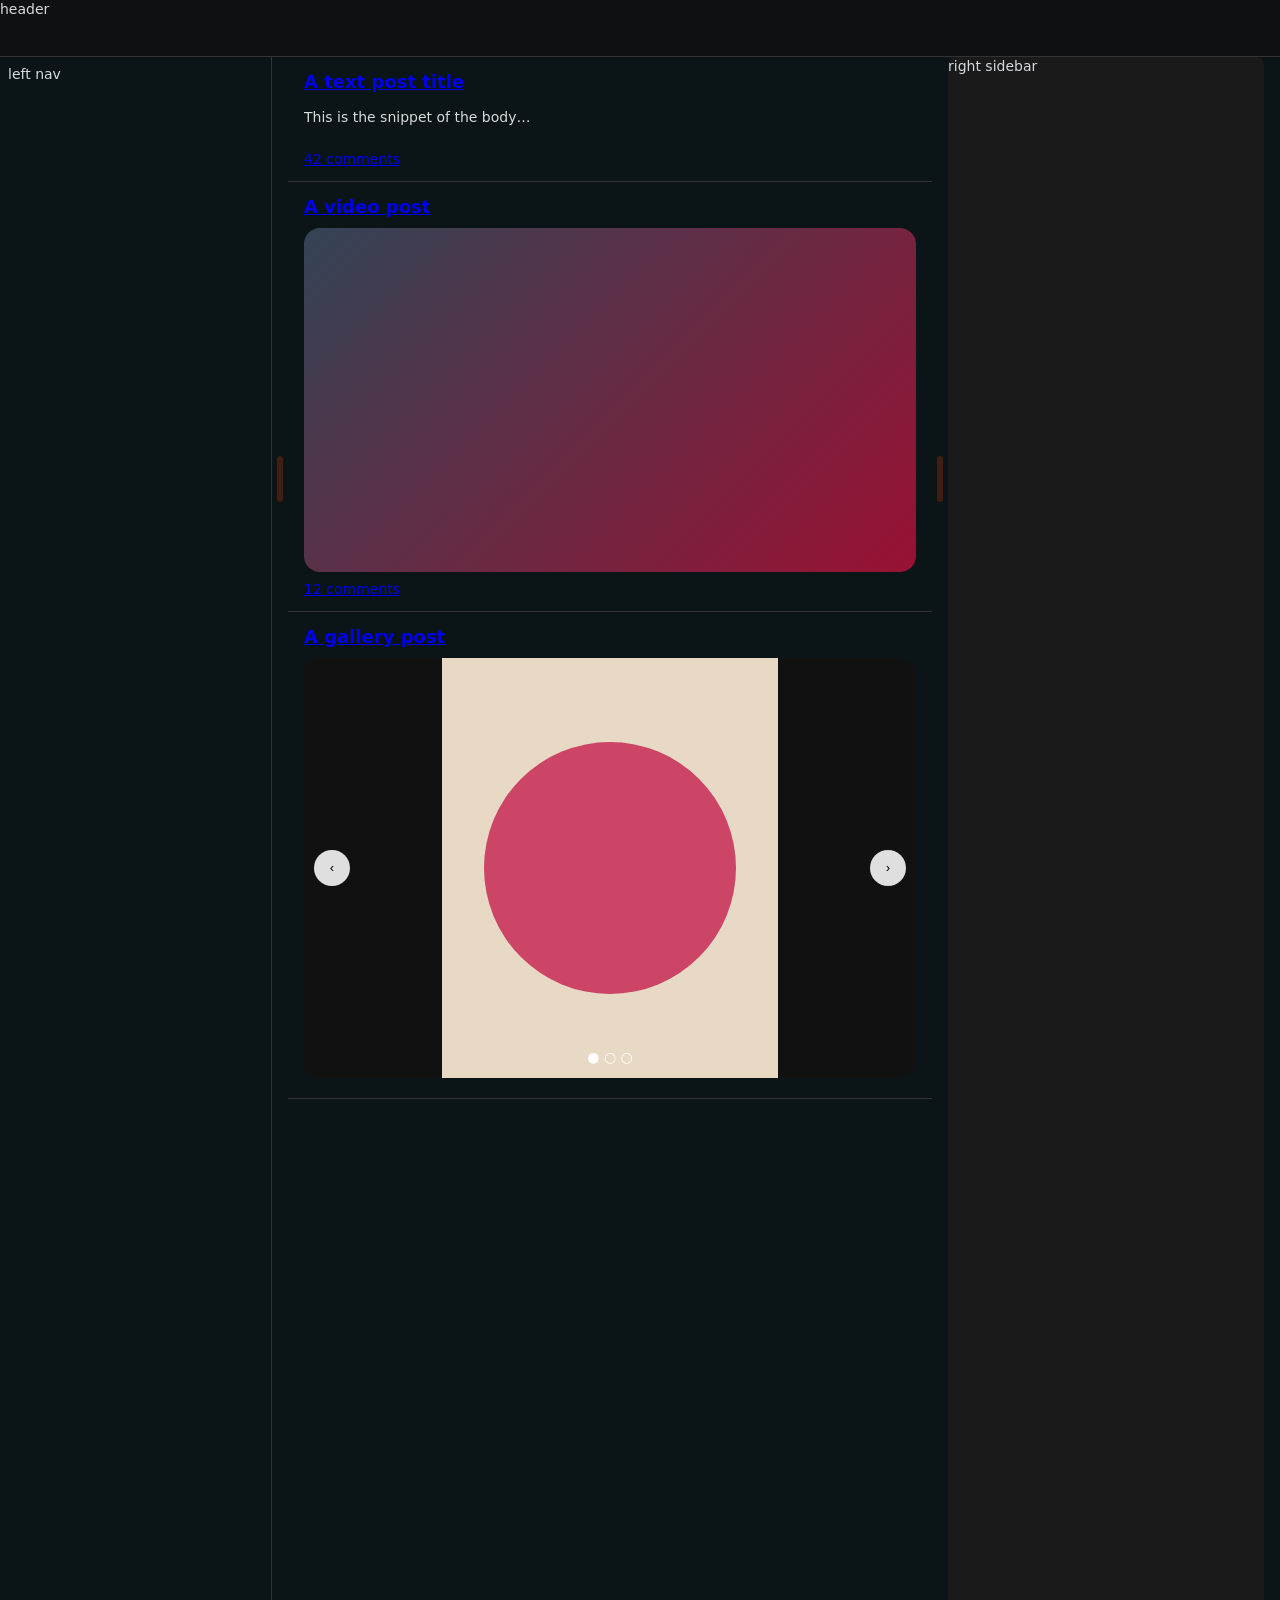
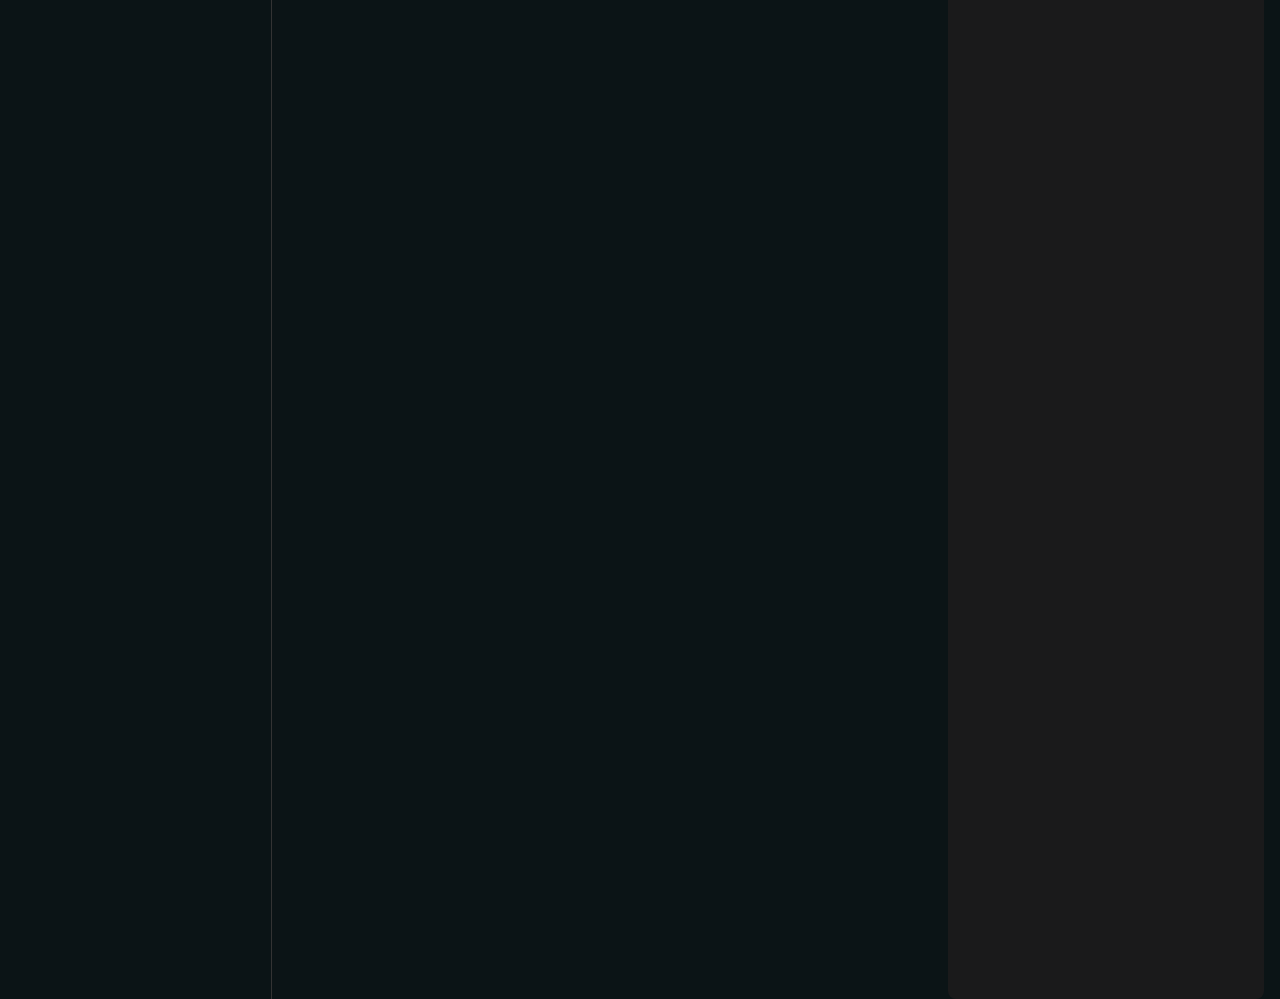
<file: test-harness/mock.html>
<!doctype html>
<html lang="en">
<head>
<meta charset="utf-8">
<title>Reddit mock</title>
<link rel="stylesheet" href="../reddit-flex-v2/content.css">
<style>
  body { margin: 0; font: 14px/1.4 system-ui, sans-serif; background: #0b1416; color: #d7dadc; }
  reddit-header-large { display: block; position: sticky; top: 0; height: 56px; background: #0e1113; border-bottom: 1px solid #333; z-index: 5; }
  .grid-container { display: grid; grid-template-columns: 272px 1fr; }
  /* After the feed in the page but shown first, as on Reddit (order-first), so the nav paints over it. */
  #left-sidebar-container { order: -1; border-right: 1px solid #333; min-height: 100vh; }
  /* Like Reddit's: fixed, with top: auto, so it sits where its column starts (below the header). */
  #flex-left-nav-container { position: fixed; left: 0; top: auto; width: 272px; height: calc(100vh - 56px); box-sizing: border-box; padding: 8px; }
  #subgrid-container { max-width: 1120px; margin: 0 auto; width: 100%; padding: 0 16px; box-sizing: border-box; }
  .main-container { display: grid; grid-template-columns: minmax(0, 756px) 316px; gap: 16px; }
  #right-sidebar-container { background: #1a1a1b; min-height: 400px; border-radius: 8px; }
  article { border-bottom: 1px solid #333; }
</style>
<script>
  // Working fake of chrome.storage: values persist for the page and onChanged fires on set.
  (() => {
    const stores = {local: {}, sync: {}}, data = stores.local, listeners = [];
    const area = (name, data = stores[name]) => ({
      get: async key => (key == null ? {...data} : typeof key === 'string' ? (key in data ? {[key]: data[key]} : {}) : Object.fromEntries(Object.keys(key).map(k => [k, k in data ? data[k] : key[k]]))),
      set: async obj => {
        const changes = {};
        for (const [k, v] of Object.entries(obj)) { changes[k] = {oldValue: data[k], newValue: v}; data[k] = JSON.parse(JSON.stringify(v)); }
        await Promise.resolve();
        listeners.forEach(fn => fn(changes, name));
      },
      remove: async key => {
        const changes = {};
        for (const k of [].concat(key)) if (k in data) { changes[k] = {oldValue: data[k]}; delete data[k]; }
        await Promise.resolve();
        if (Object.keys(changes).length) listeners.forEach(fn => fn(changes, name));
      },
    });
    // Tests: another tab's write whose onChanged hasn't reached this page yet.
    window.__silentSet = obj => { for (const [k, v] of Object.entries(obj)) data[k] = JSON.parse(JSON.stringify(v)); };
    // chrome.dom.openOrClosedShadowRoot: remember every shadow root, closed ones included.
    const roots = new WeakMap(), attach = Element.prototype.attachShadow;
    Element.prototype.attachShadow = function (init) { const r = attach.call(this, init); roots.set(this, r); return r; };
    window.chrome = {storage: {local: area('local'), sync: area('sync'), onChanged: {addListener: fn => listeners.push(fn)}},
      dom: {openOrClosedShadowRoot: el => roots.get(el) ?? null}};
  })();
  window.__clicks = [];
  // Any script error lands here so tests can assert none happened.
  window.__errors = [];
  addEventListener('error', e => window.__errors.push(e.message));
  addEventListener('unhandledrejection', e => window.__errors.push(String(e.reason)));
  // Fake reddit .json endpoint
  const realFetch = window.fetch;
  // Fake rate limiting: set __rate.remaining / __rate.force429 from tests; requests are logged.
  window.__rate = {remaining: 100, reset: 300, force429: false};
  window.__fetches = [];
  window.fetch = async (url) => {
    window.__fetches.push(String(url));
    await new Promise(r => setTimeout(r, 250));
    const rl = {'x-ratelimit-remaining': String(window.__rate.remaining), 'x-ratelimit-reset': String(window.__rate.reset)};
    if (window.__rate.force429) return new Response('', {status: 429, headers: rl});
    window.__rate.remaining = Math.max(0, window.__rate.remaining - 1);
    const u = new URL(String(url), 'https://www.reddit.com');
    const t = Date.now() / 1000;
    const c = (id, author, body, replies = [], score = 5, extra = {}) => ({kind: 't1', data: {id, name: 't1_' + id, author, author_fullname: 't2_' + author, score, created_utc: t - 3600, body_html: '<div class="md"><p>' + body + '</p></div>', permalink: '/c/' + id + '/', replies: replies.length ? {data: {children: replies}} : '', ...extra}});
    // /api/morechildren: flat list, nesting only via parent_id (like Reddit).
    if (u.pathname === '/api/morechildren.json') {
      const ids = (u.searchParams.get('children') || '').split(',');
      const known = {
        m1: ['t1_c1', 'late reply one'], m2: ['t1_m1', 'nested under late reply one'], m3: ['t1_c1', 'late reply two'],
        tA: ['t3_abc123', 'loaded top-level A'], tB: ['t3_abc123', 'loaded top-level B'],
      };
      if (window.__emptyMore) return new Response(JSON.stringify({json: {errors: [], data: {things: []}}}), {status: 200, headers: {'content-type': 'application/json', ...rl}});
      let things = ids.filter(id => known[id]).map(id => {
        const x = c(id, 'late_' + id, known[id][1]);
        x.data.parent_id = known[id][0];
        x.data.replies = '';
        return x;
      });
      if (window.__childFirst) things = things.reverse(); // replies listed before their parents
      return new Response(JSON.stringify({json: {errors: [], data: {things}}}), {status: 200, headers: {'content-type': 'application/json', ...rl}});
    }
    const sort = u.searchParams.get('sort') || 'confidence';
    let top = [
      c('c1', 'rndrsn9', 'he wants to be held', [
        c('c2', 'Ahchuu', 'Yup, thinking the same thing', [c('c3', 'op_user', 'Exactly this')], 17),
        c('c4', 'MoonMoon14', 'Poor kitty was so cold'),
        window.__bigMore
          ? {kind: 'more', data: {count: 150, parent_id: 't1_c1', children: ['m1', 'm2', 'm3', ...Array.from({length: 147}, (_, i) => 'z' + i)]}}
          : {kind: 'more', data: {count: 3, parent_id: 't1_c1', children: ['m1', 'm2', 'm3']}}], 52),
      c('c5', 'bob', 'A second, separate thread starts here', [c('c6', 'carol', 'reply to bob'), {kind: 'more', data: {count: 0, parent_id: 't1_c5', children: []}}], 7),
      c('c7', 'dave', 'Third thread with no replies', [], 3),
      c('c8', 'AutoModerator', 'Please read the rules before commenting.', [c('c9', 'eve', 'ok bot')], 1),
    ];
    // Tests can ask for many top-level comments to exercise paging.
    for (let i = 0; i < (window.__extraTop || 0); i++) top.push(c('x' + i, 'user' + i, 'extra top-level ' + i));
    if (sort === 'new') top = top.slice().reverse();
    const list = [...top, {kind: 'more', data: {count: 2, parent_id: 't3_abc123', children: ['tA', 'tB']}}];
    const body = [{data: {children: [{data: {name: 't3_abc123', score: 1234, upvote_ratio: window.__noRatio ? undefined : 0.96, selftext_html: '<div class="md"><p>This is the <strong>full</strong> body of the post. It is much longer than the snippet.</p><p>Second paragraph with a <a href="https://example.com">link</a> and a <span class="md-spoiler-text">spoiler</span>.</p><script>window.__xss=1<\/script><img src=x onerror="window.__xss=2"><ul><li>one</li><li>two</li></ul><blockquote><p>quoted</p></blockquote></div>', author: 'op_user', num_comments: 42, permalink: '/r/test/comments/abc123/hello/'}}]}},
      {data: {children: list}}];
    return new Response(JSON.stringify(body), {status: 200, headers: {'content-type': 'application/json', ...rl}});
  };
  // Carousel like Reddit's gallery-carousel: arrows live in its shadow DOM, centred vertically.
  customElements.define('gallery-carousel', class extends HTMLElement {
    constructor() {
      super();
      window.__gallery = [];
      this.attachShadow({mode: 'open'}).innerHTML = `<style>
        :host{display:block;position:relative;height:420px;overflow:hidden;border-radius:16px;background:#111}
        .nav{position:absolute;top:50%;transform:translateY(-50%);width:36px;height:36px;border-radius:50%;border:0;background:#fffd;cursor:pointer}
        #prev{left:10px} #next{right:10px}
        .dots{position:absolute;bottom:10px;left:50%;transform:translateX(-50%);color:#fff}
      </style><slot></slot><button class="nav" id="prev" aria-label="Previous page">‹</button><button class="nav" id="next" aria-label="Next page">›</button><div class="dots">● ○ ○</div>`;
      this.shadowRoot.getElementById('prev').addEventListener('click', () => window.__gallery.push('prev'));
      this.shadowRoot.getElementById('next').addEventListener('click', () => window.__gallery.push('next'));
    }
  });
  // Shadow-DOM card like shreddit-post, with full-card link overlay and click-to-navigate
  customElements.define('shreddit-post', class extends HTMLElement {
    constructor() {
      super();
      this.attachShadow({mode: 'open'}).innerHTML = `<style>
        :host{display:block;position:relative;padding:12px 16px;border-radius:16px}
        :host(:hover){background:#ffffff08}
        .media{overflow:hidden;border-radius:16px;max-height:540px;margin-top:8px}
        ::slotted([slot=full-post-link]){position:absolute;inset:0;z-index:0}
        .title{position:relative;font-size:18px;font-weight:600}
        .body{position:relative;margin-top:6px;font-size:14px}
        .actions{position:relative;margin-top:8px}
      </style>
      <slot name="full-post-link"></slot><div class="title"><slot name="title"></slot></div>
      <div class="body"><slot name="text-body"></slot></div><div class="media"><slot name="post-media-container"></slot></div>
      <div class="actions"><slot name="actions"></slot></div>`;
      this.addEventListener('click', () => window.__clicks.push('navigate:' + this.getAttribute('permalink')));
    }
  });
</script>
</head>
<body>
<reddit-header-large>header</reddit-header-large>
<div class="grid-container">
  <div id="subgrid-container">
    <div class="main-container">
      <main id="main-content">
        <shreddit-feed>
          <article><shreddit-post id="t3_abc123" post-title="A text post title" subreddit-prefixed-name="r/test" author="op_user" post-type="text" view-context="SubredditFeed" permalink="/r/test/comments/abc123/hello/">
            <a slot="full-post-link" href="/r/test/comments/abc123/hello/"></a>
            <a slot="title" id="post-title-t3_abc123" href="/r/test/comments/abc123/hello/">A text post title</a>
            <div slot="text-body"><p>This is the snippet of the body…</p></div>
            <a slot="actions" name="comments-action-button" href="/r/test/comments/abc123/hello/">42 comments</a>
          </shreddit-post></article>
          <article><shreddit-post id="t3_vid1" post-title="A video post" subreddit-prefixed-name="r/videos" author="vidguy" post-type="video" view-context="SubredditFeed" permalink="/r/test/comments/vid1/v/">
            <a slot="full-post-link" href="/r/test/comments/vid1/v/"></a>
            <a slot="title" href="/r/test/comments/vid1/v/">A video post</a>
            <div slot="post-media-container"><video id="vid" style="display:block;width:100%;aspect-ratio:16/9;background:linear-gradient(135deg,#345,#913)"></video></div>
            <a slot="actions" name="comments-action-button" href="/r/test/comments/vid1/v/">12 comments</a>
          </shreddit-post></article>
          <article><shreddit-post id="t3_gal1" post-title="A gallery post" subreddit-prefixed-name="r/pics" author="galuser" post-type="gallery" view-context="SubredditFeed" permalink="/r/test/comments/gal1/g/">
            <a slot="title" href="/r/test/comments/gal1/g/">A gallery post</a>
            <div slot="post-media-container"><gallery-carousel><ul style="margin:0;padding:0;list-style:none;height:420px"><li style="height:100%"><img src="data:image/svg+xml;utf8,<svg xmlns='http://www.w3.org/2000/svg' width='800' height='1000'><rect width='800' height='1000' fill='%23e7d9c4'/><circle cx='400' cy='500' r='300' fill='%23c46'/></svg>" style="width:100%;height:100%;object-fit:contain;display:block"></li></ul></gallery-carousel></div>
          </shreddit-post></article>
          <div style="height:1500px"></div>
        </shreddit-feed>
      </main>
      <div id="right-sidebar-container">right sidebar</div>
    </div>
  </div>
  <div id="left-sidebar-container"><div id="flex-left-nav-container">left nav</div></div>
</div>
<script src="../reddit-flex-v2/settings.js"></script>
<script src="../reddit-flex-v2/layout.js"></script>
<script src="../reddit-flex-v2/media.js"></script>
<script src="../reddit-flex-v2/accordion.js"></script>
<script src="../reddit-flex-v2/video.js"></script>
<script src="../reddit-flex-v2/filters.js"></script>
<script src="../reddit-flex-v2/read.js"></script>
<script src="../reddit-flex-v2/clutter.js"></script>
<script src="../reddit-flex-v2/polish.js"></script>
<script src="../reddit-flex-v2/keyboard.js"></script>
<!-- Settings sync, as the worker runs it (the sync tests start it on fake storage). -->
<script src="../reddit-flex-v2/sync.js"></script>
<!-- The background worker's helpers, for its tests (it has no chrome.runtime here, so it registers nothing). -->
<script src="../reddit-flex-v2/background.js"></script>
</body>
</html>
</file>
<file: reddit-flex-v2/content.css>
/* ===== Feed column width ===== */
html.rf-enabled #subgrid-container {
  /* --rf-back: room for a post page's back arrow with the feed on one side (see Feed position). */
  width: min(100%, calc(var(--rf-width, 900px) + var(--rf-back, 0px) + var(--rf-right, 340px) + 48px)) !important;
  max-width: none !important;
  min-width: 0 !important;
}
html.rf-enabled .main-container:has(> #main-content) {
  grid-template-columns: minmax(0, var(--rf-width, 900px)) minmax(0, 316px) !important;
  justify-content: center !important;
}
html.rf-enabled #main-content { min-width: 0 !important; max-width: none !important; width: 100% !important; }
/* The rails step aside while media is hovered (read inside layout.js's shadow root). */
html.rf-media-active #rf-layout-ui { --rf-rail-opacity: 0; --rf-rail-events: none; }
html.rf-enabled #main-content shreddit-feed,
html.rf-enabled #main-content shreddit-post,
html.rf-enabled #main-content article { max-width: none !important; }

html.rf-enabled.rf-hide-right #right-sidebar-container { display: none !important; }
html.rf-enabled.rf-hide-right .main-container:has(> #main-content) {
  grid-template-columns: minmax(0, var(--rf-width, 900px)) !important;
}
html.rf-enabled.rf-hide-left #left-sidebar-container,
html.rf-enabled.rf-hide-left #flex-left-nav-container { display: none !important; }
html.rf-enabled.rf-hide-left .grid-container:has(#subgrid-container) { grid-template-columns: minmax(0, 1fr) !important; }
html.rf-enabled.rf-hide-left #subgrid-container { grid-column: 1 / -1 !important; margin-inline: auto !important; }

/* Feed position: the feed goes to one side and the sidebars wrap to the other (left: feed, nav,
   sidebar; right: nav, sidebar, feed). The nav's own grid column goes; layout.js sets rf-nav-moved
   and moves the nav (position: fixed) over an empty "nav" column beside the feed. */
@media (min-width: 960px) {
  /* Only pages with a feed (#main-content) are rearranged; layout.js moves the nav only there. */
  html.rf-enabled:is(.rf-pos-left, .rf-pos-right) .grid-container:has(#subgrid-container #main-content) { grid-template-columns: minmax(0, 1fr) !important; }
  /* Out of the grid, but Reddit still decides whether it shows (it hides the nav below 1200px).
     No inset: the nav (top: auto) sits where its container would, just below the header. */
  html.rf-enabled:is(.rf-pos-left, .rf-pos-right) .grid-container:has(#main-content) > #left-sidebar-container { position: absolute !important; width: 0 !important; }
  html.rf-enabled:is(.rf-pos-left, .rf-pos-right) .grid-container:has(#main-content) > #subgrid-container { grid-column: 1 / -1 !important; }
  html.rf-enabled.rf-pos-left .grid-container:has(#main-content) > #subgrid-container { margin-inline: 0 auto !important; }
  html.rf-enabled.rf-pos-right .grid-container:has(#main-content) > #subgrid-container { margin-inline: auto 0 !important; }
  html.rf-enabled.rf-nav-moved #subgrid-container { width: min(100%, calc(var(--rf-width, 900px) + var(--rf-back, 0px) + var(--rf-right, 340px) + var(--rf-nav-w, 0px) + 72px)) !important; }
  /* A post page's back arrow sits 40px left of the post: the feed column gets that much more room,
     with the feed at its end, so the arrow neither leaves the window nor touches the sidebar. */
  html.rf-enabled:is(.rf-pos-left, .rf-pos-right) #subgrid-container:has(> .main-container > #main-content pdp-back-button) { --rf-back: 40px; }
  html.rf-enabled:is(.rf-pos-left, .rf-pos-right) .main-container > #main-content:has(pdp-back-button) { margin-inline-start: var(--rf-back, 0px) !important; width: auto !important; }
  html.rf-enabled.rf-nav-moved #flex-left-nav-container { left: var(--rf-nav-x, 0px) !important; }
  /* Collapsed, Reddit slides the nav left and lets the window edge hide it; beside the feed it would
     cover the feed instead. Clipped to the part that shows (--rf-nav-w), which also stops clicks.
     The other sides stay open for the collapse button, which overhangs the right edge. */
  html.rf-enabled.rf-nav-moved #flex-left-nav-container { clip-path: inset(-100vh -100vw -100vh calc(100% - var(--rf-nav-w, 100%))) !important; }
  /* A subreddit's banner spans the feed and its sidebar; kept over the feed, the nav doesn't cut it. */
  html.rf-enabled.rf-nav-moved #subgrid-container > .masthead { width: var(--rf-feed-w, 100%) !important; }
  html.rf-enabled.rf-pos-right.rf-nav-moved #subgrid-container > .masthead { margin-left: auto !important; }
  html.rf-enabled:is(.rf-pos-left, .rf-pos-right) .main-container:has(> #main-content) > #main-content { grid-area: feed !important; }
  html.rf-enabled:is(.rf-pos-left, .rf-pos-right) .main-container:has(> #main-content) > #right-sidebar-container { grid-area: side !important; }
  /* rf-no-side (layout.js): the sidebar is hidden or the page has none (Explore, Settings).
     The nav's cell is held, so other items (Explore's footer links) go below, not under the nav. */
  html.rf-enabled.rf-nav-moved .main-container:has(> #main-content)::before { content: ''; grid-area: nav; }
  html.rf-enabled:is(.rf-pos-left, .rf-pos-right) .main-container:has(> #main-content) > :not(#main-content, #right-sidebar-container) { grid-column: feed !important; }
  /* Explore caps this grid at 1072px; the columns above already set its size. */
  html.rf-enabled:is(.rf-pos-left, .rf-pos-right) .main-container:has(> #main-content) { max-width: none !important; }
  html.rf-enabled.rf-pos-left .main-container:has(> #main-content) {
    justify-content: start !important;
    grid-template: "feed side" / minmax(0, calc(var(--rf-width, 900px) + var(--rf-back, 0px))) minmax(0, 316px) !important;
  }
  html.rf-enabled.rf-pos-left.rf-nav-moved .main-container:has(> #main-content) { grid-template: "feed nav side" / minmax(0, calc(var(--rf-width, 900px) + var(--rf-back, 0px))) var(--rf-nav-w) minmax(0, 316px) !important; }
  html.rf-enabled.rf-pos-left.rf-no-side .main-container:has(> #main-content) { grid-template: "feed" / minmax(0, calc(var(--rf-width, 900px) + var(--rf-back, 0px))) !important; }
  html.rf-enabled.rf-pos-left.rf-nav-moved.rf-no-side .main-container:has(> #main-content) { grid-template: "feed nav" / minmax(0, calc(var(--rf-width, 900px) + var(--rf-back, 0px))) var(--rf-nav-w) !important; }
  html.rf-enabled.rf-pos-right .main-container:has(> #main-content) {
    justify-content: end !important;
    grid-template: "side feed" / minmax(0, 316px) minmax(0, calc(var(--rf-width, 900px) + var(--rf-back, 0px))) !important;
  }
  html.rf-enabled.rf-pos-right.rf-nav-moved .main-container:has(> #main-content) { grid-template: "nav side feed" / var(--rf-nav-w) minmax(0, 316px) minmax(0, calc(var(--rf-width, 900px) + var(--rf-back, 0px))) !important; }
  html.rf-enabled.rf-pos-right.rf-no-side .main-container:has(> #main-content) { grid-template: "feed" / minmax(0, calc(var(--rf-width, 900px) + var(--rf-back, 0px))) !important; }
  html.rf-enabled.rf-pos-right.rf-nav-moved.rf-no-side .main-container:has(> #main-content) { grid-template: "nav feed" / var(--rf-nav-w) minmax(0, calc(var(--rf-width, 900px) + var(--rf-back, 0px))) !important; }
}

/* Presets, double-click reset and sidebar toggles glide instead of jumping. */
html.rf-animate #subgrid-container { transition: width .32s cubic-bezier(.22, .8, .24, 1) !important; }
html.rf-animate .main-container:has(> #main-content) { transition: grid-template-columns .32s cubic-bezier(.22, .8, .24, 1) !important; }

@media (max-width: 959px) {
  html.rf-enabled #subgrid-container { width: 100% !important; }
  html.rf-enabled .main-container:has(> #main-content) { grid-template-columns: minmax(0, 1fr) !important; }
  html.rf-enabled #right-sidebar-container { display: none !important; }
}

html.rf-dragging, html.rf-dragging * { user-select: none !important; }
html.rf-dragging iframe { pointer-events: none !important; }

/* ===== Media sizing ===== */
[data-rf-sized] {
  position: relative;
  width: var(--rf-media-w) !important;
  height: var(--rf-media-h) !important;
  max-width: none !important;
  max-height: none !important;
  min-height: 0 !important;
  box-sizing: border-box !important;
  margin-left: calc((100% - var(--rf-media-w)) / 2 + var(--rf-media-shift, 0px)) !important;
  margin-right: 0 !important;
  z-index: 10;
}
[data-rf-wide-ancestor] { overflow: visible !important; z-index: 20 !important; }
[data-rf-sized] [data-aspect-ratio-container],
[data-rf-sized] gallery-carousel,
[data-rf-sized] shreddit-player,
[data-rf-sized] shreddit-player-2,
[data-rf-sized] shreddit-embed,
[data-rf-sized] video,
[data-rf-sized] iframe {
  width: 100% !important;
  height: 100% !important;
  min-height: 0 !important;
  max-height: none !important;
  max-width: none !important;
  aspect-ratio: auto !important;
}
/* Reddit can wrap the aspect-ratio box in plain divs; without a height they collapse it to 0. */
[data-rf-sized] div:has([data-aspect-ratio-container]) { height: 100% !important; max-height: none !important; }
[data-rf-sized] > a { display: block !important; width: 100% !important; height: 100% !important; }
[data-rf-sized] img:not([role="presentation"]) { object-fit: contain !important; max-height: 100% !important; }
[data-rf-sized] > a > img, [data-rf-sized] > img { width: 100% !important; height: 100% !important; }
[data-rf-sized] gallery-carousel > ul { height: 100% !important; max-height: none !important; }

/* Galleries: scale the whole carousel, untouched inside (keeps arrows, dots and image fit). */
[data-rf-zoomed] {
  zoom: var(--rf-zoom, 1) !important;
  width: var(--rf-base-w) !important;
  max-width: none !important;
  margin-left: var(--rf-zoom-ml, 0px) !important;
  position: relative;
  z-index: 10;
}

/* ===== Floating player (top layer via the Popover API; ancestor fallback otherwise) ===== */
[data-rf-floating] {
  position: fixed !important;
  inset: auto !important;
  left: var(--rf-x) !important;
  top: var(--rf-y) !important;
  margin: 0 !important;
  padding: 0 !important;
  border: 0 !important;
  background: #000 !important;
  color: inherit !important;
  overflow: hidden !important;
  border-radius: 12px !important;
  box-shadow: 0 18px 60px rgba(0, 0, 0, .55), 0 0 0 1px rgba(255, 255, 255, .08) !important;
  z-index: 2147483600 !important;
}
[data-rf-floating]::backdrop { display: none !important; }
[data-rf-float-ancestor] { overflow: visible !important; transform: none !important; filter: none !important; contain: none !important; z-index: 2147483500 !important; }

.rf-placeholder {
  position: relative;
  z-index: 3;
  display: grid;
  place-items: center;
  border-radius: 12px;
  border: 2px dashed rgba(127, 127, 127, .4);
  background: rgba(127, 127, 127, .08);
  cursor: pointer;
  transition: background .15s;
}
.rf-placeholder:hover { background: rgba(255, 69, 0, .1); border-color: rgba(255, 69, 0, .6); }
.rf-placeholder-btn { font: 600 13px/1.3 system-ui, sans-serif; opacity: .8; padding: 12px; text-align: center; }

/* ===== Text post accordion ===== */
.rf-acc {
  display: block;
  position: relative;
  /* Its own stacking context, but at z-index auto: above the card's full-post link (which comes
     earlier) yet below Reddit's overflow menu popup (z-index 1), so Save/Follow stay clickable. */
  isolation: isolate;
  cursor: auto;
  margin: 2px 0 4px;
  overflow-anchor: none;
}
.rf-acc * { overflow-anchor: none; }
.rf-acc.rf-acc-outside { padding: 4px 16px 12px; }

.rf-md { font-size: 14px; line-height: 1.6; overflow-wrap: anywhere; }
.rf-md > :first-child { margin-top: 0; }
.rf-md > :last-child { margin-bottom: 0; }
/* Reddit wraps text in <div class="md">; trim nested edge margins and keep them from leaking
   out of the box (a leaked margin left a gap in the comment thread lines). */
.rf-md { display: flow-root; }
.rf-md > .md > :first-child, .rf-md > div:only-child > :first-child { margin-top: 0; }
.rf-md > .md > :last-child, .rf-md > div:only-child > :last-child, .rf-md li:last-child > :last-child { margin-bottom: 0; }
.rf-md p { margin: 0 0 .8em; }
.rf-md a { color: inherit; text-decoration: underline; text-decoration-color: rgba(127, 127, 127, .6); text-underline-offset: 2px; }
.rf-md a:hover { text-decoration-color: currentColor; }
.rf-md blockquote { margin: 0 0 .8em; padding: 2px 0 2px 12px; border-left: 3px solid rgba(127, 127, 127, .45); opacity: .9; }
.rf-md pre { margin: 0 0 .8em; padding: 10px 12px; border-radius: 8px; background: rgba(127, 127, 127, .14); overflow: auto; }
.rf-md code { font: .88em/1.5 ui-monospace, SFMono-Regular, Consolas, monospace; background: rgba(127, 127, 127, .14); padding: .1em .35em; border-radius: 4px; }
.rf-md pre code { background: none; padding: 0; }
.rf-md ul, .rf-md ol { margin: 0 0 .8em; padding-left: 1.6em; }
.rf-md ul { list-style: disc; }
.rf-md ol { list-style: decimal; }
.rf-md li { margin: .2em 0; }
.rf-md h1, .rf-md h2, .rf-md h3, .rf-md h4, .rf-md h5, .rf-md h6 { font-size: 1.08em; font-weight: 700; margin: 1em 0 .4em; }
.rf-md hr { border: 0; border-top: 1px solid rgba(127, 127, 127, .3); margin: 1em 0; }
.rf-md table { display: block; overflow: auto; border-collapse: collapse; margin: 0 0 .8em; }
.rf-md th, .rf-md td { border: 1px solid rgba(127, 127, 127, .3); padding: 4px 9px; }
.rf-md img { max-width: 100%; height: auto; border-radius: 8px; }
.rf-md .md-spoiler-text { background: rgba(127, 127, 127, .55); color: transparent; border-radius: 4px; cursor: pointer; transition: color .15s, background .15s; }
.rf-md .md-spoiler-text * { visibility: hidden; }
.rf-md .md-spoiler-text.rf-revealed { background: rgba(127, 127, 127, .16); color: inherit; }
.rf-md .md-spoiler-text.rf-revealed * { visibility: visible; }
.rf-acc-empty { opacity: .65; font-style: italic; }

.rf-acc-actions { display: flex; flex-wrap: wrap; align-items: center; gap: 6px; margin: 12px 0 2px; }
.rf-acc-btn {
  appearance: none;
  display: inline-flex;
  align-items: center;
  gap: 6px;
  border: 1px solid rgba(127, 127, 127, .35);
  background: transparent;
  color: inherit;
  font: 600 12px/1 system-ui, sans-serif;
  /* A fixed height: glyphs from fallback fonts (↗, 💬) otherwise make some buttons taller. */
  box-sizing: border-box;
  height: 32px;
  padding: 0 13px;
  white-space: nowrap;
  border-radius: 999px;
  cursor: pointer;
  text-decoration: none !important;
  transition: background .12s, border-color .12s;
}
.rf-acc-btn:hover { background: rgba(127, 127, 127, .14); border-color: rgba(127, 127, 127, .55); }
.rf-acc-btn:focus-visible { outline: 2px solid #ff4500; outline-offset: 2px; }

.rf-skel {
  height: 12px;
  margin: 9px 0;
  border-radius: 6px;
  background: linear-gradient(90deg, rgba(127, 127, 127, .12) 0%, rgba(127, 127, 127, .28) 50%, rgba(127, 127, 127, .12) 100%);
  background-size: 200% 100%;
  animation: rf-shimmer 1.1s linear infinite;
}
@keyframes rf-shimmer { from { background-position: 200% 0; } to { background-position: -200% 0; } }

/* Comments live in a capped, scrollable sub-window so the next posts stay within reach.
   Scrolling past its end continues into the page. */
.rf-acc-comments {
  margin-top: 12px;
  padding: 2px 14px 14px;
  box-sizing: border-box;
  max-height: var(--rf-comments-h, 440px);
  overflow-y: auto;
  border: 1px solid rgba(127, 127, 127, .25);
  border-radius: 12px 12px 0 0;
  background: rgba(127, 127, 127, .05);
  scrollbar-width: thin;
  scrollbar-color: rgba(127, 127, 127, .5) transparent;
}
.rf-acc-grip {
  height: 14px;
  border: 1px solid rgba(127, 127, 127, .25);
  border-top: 0;
  border-radius: 0 0 12px 12px;
  background: rgba(127, 127, 127, .08);
  cursor: ns-resize;
  touch-action: none;
  position: relative;
  transition: background .12s;
}
.rf-acc-grip::after { content: ''; position: absolute; left: 50%; top: 5px; width: 36px; height: 4px; margin-left: -18px; border-radius: 4px; background: rgba(127, 127, 127, .55); }
.rf-acc-grip:hover, .rf-acc-grip:focus-visible, html.rf-resizing-comments .rf-acc-grip { background: rgba(255, 69, 0, .14); }
.rf-acc-grip:hover::after, .rf-acc-grip:focus-visible::after, html.rf-resizing-comments .rf-acc-grip::after { background: #ff4500; }
.rf-acc-grip:focus-visible { outline: 2px solid #ff4500; outline-offset: 2px; }
html.rf-resizing-comments, html.rf-resizing-comments * { cursor: ns-resize !important; }
/* Reddit-style thread tree: avatar, a line down from it, rounded elbows into each reply. */
.rf-c { --rf-av: 26px; --rf-g: 34px; --rf-pt: 0px; --rf-line: rgba(127, 127, 127, .38); --rf-x: calc(var(--rf-av) / 2 - var(--rf-g) - 1px); position: relative; }
/* Top-level threads: a clear gap and a divider so it's obvious where one ends and the next starts. */
.rf-acc-comments > .rf-c { --rf-pt: 16px; padding: 16px 0 8px; }
.rf-acc-comments > .rf-c + .rf-c { --rf-pt: 24px; margin-top: 14px; padding-top: 24px; border-top: 1px solid rgba(127, 127, 127, .22); }
.rf-c-kids > .rf-c { --rf-pt: 12px; padding-top: 12px; }
.rf-c-head { display: flex; flex-wrap: wrap; align-items: center; gap: 6px; min-height: var(--rf-av); font: 12.5px/1.4 system-ui, sans-serif; cursor: pointer; }
.rf-c-avatar { flex: none; width: var(--rf-av); height: var(--rf-av); border-radius: 50%; overflow: hidden; display: grid; place-items: center; background: hsl(var(--rf-hue, 200) 50% 42%); color: #fff; font: 700 12px/1 system-ui, sans-serif; }
.rf-c-avatar img { width: 100%; height: 100%; object-fit: cover; display: block; }
/* Names stay full-contrast; only score, time and separators are dimmed. */
.rf-c-head > :not(.rf-c-author):not(.rf-c-op):not(.rf-c-pin):not(.rf-c-avatar) { opacity: .6; }
.rf-c-author { font-weight: 700; font-size: 13px; color: inherit; opacity: 1; text-decoration: none; letter-spacing: .1px; }
.rf-c-author:hover { text-decoration: underline; }
.rf-c-op { color: #ff4500; font-weight: 800; }
.rf-c-pin { color: #46d160; font-weight: 700; }
.rf-c-content { margin-left: var(--rf-g); }
.rf-c-body { position: relative; margin-top: 2px; }
/* Line from the avatar down past the comment body... */
.rf-c:has(> .rf-c-content > .rf-c-kids > .rf-c) > .rf-c-content > .rf-c-body::before { content: ''; position: absolute; left: var(--rf-x); top: -2px; bottom: 0; width: 2px; background: var(--rf-line); pointer-events: none; }
/* ...a rounded elbow into each reply, and the line continuing only until the last reply. */
/* Elbows belong to the parent's line, so they take the parent's colour (--rf-pline). */
.rf-c-kids { --rf-pline: var(--rf-line); }
.rf-c-kids > .rf-c::before { content: ''; position: absolute; left: var(--rf-x); top: 0; width: calc(var(--rf-g) - var(--rf-av) / 2 - 3px); height: calc(12px + var(--rf-av) / 2 + 1px); box-sizing: border-box; border-left: 2px solid var(--rf-pline); border-bottom: 2px solid var(--rf-pline); border-bottom-left-radius: 12px; pointer-events: none; }
.rf-c-kids > .rf-c.rf-c-moreitem::before { height: 23px; }
.rf-c-kids > .rf-c:not(:last-child)::after { content: ''; position: absolute; left: var(--rf-x); top: 0; bottom: 0; width: 2px; background: var(--rf-pline); pointer-events: none; }
/* Optional: a colour per depth, cycling every five levels. */
html.rf-thread-colors .rf-c[data-tone="0"] { --rf-line: rgba(79, 142, 247, .6); }
html.rf-thread-colors .rf-c[data-tone="1"] { --rf-line: rgba(70, 190, 110, .6); }
html.rf-thread-colors .rf-c[data-tone="2"] { --rf-line: rgba(176, 112, 240, .6); }
html.rf-thread-colors .rf-c[data-tone="3"] { --rf-line: rgba(230, 170, 40, .65); }
html.rf-thread-colors .rf-c[data-tone="4"] { --rf-line: rgba(235, 90, 140, .6); }
/* Invisible hit area over the line: hover lights up the thread, click collapses it. */
.rf-c-line { position: absolute; left: calc(var(--rf-av) / 2 - 9px); top: calc(var(--rf-pt) + var(--rf-av)); bottom: 0; width: 18px; padding: 0; border: 0; background: none; cursor: pointer; z-index: 1; }
.rf-c:not(:has(> .rf-c-content > .rf-c-kids > .rf-c)) > .rf-c-line { display: none; }
/* Hovering the line or avatar lights up that comment's whole thread. */
.rf-c:has(> .rf-c-line:hover, > .rf-c-head > .rf-c-avatar:hover) > .rf-c-content > .rf-c-body::before,
.rf-c:has(> .rf-c-line:hover, > .rf-c-head > .rf-c-avatar:hover) > .rf-c-content > .rf-c-kids > .rf-c::after { background: #ff4500 !important; }
.rf-c:has(> .rf-c-line:hover, > .rf-c-head > .rf-c-avatar:hover) > .rf-c-content > .rf-c-kids > .rf-c::before { border-color: #ff4500 !important; }
.rf-c-avatar { cursor: pointer; transition: box-shadow .12s; }
.rf-c-avatar:hover { box-shadow: 0 0 0 2px #ff4500; }
.rf-c-head { cursor: auto; }
.rf-c.rf-collapsed > .rf-c-head { cursor: pointer; }
.rf-c-count:empty { display: none; }
.rf-c-count { opacity: 1 !important; padding: 2px 8px; border-radius: 999px; background: rgba(127, 127, 127, .2); font-size: 11.5px; font-weight: 600; cursor: pointer; }
.rf-c.rf-collapsed > .rf-c-content, .rf-c.rf-collapsed > .rf-c-line { display: none; }
.rf-c.rf-collapsed > .rf-c-head > :not(.rf-c-count) { opacity: .55; }
.rf-c-moreitem .rf-c-more { margin-top: 0; padding-left: 4px; }
.rf-c-more { display: inline-block; margin-top: 8px; font: 600 12px/1.4 system-ui, sans-serif; color: inherit; opacity: .75; text-decoration: none; }
.rf-c-more:hover { opacity: 1; text-decoration: underline; }
button.rf-c-more { appearance: none; background: none; border: 0; padding: 0; cursor: pointer; }
button.rf-c-more:disabled { cursor: progress; text-decoration: none; opacity: .5; }
.rf-c-more:focus-visible { outline: 2px solid #ff4500; outline-offset: 2px; border-radius: 4px; }
.rf-acc-sort { appearance: auto; color-scheme: light dark; margin: 0; padding: 0 10px; }
.rf-acc-stat { margin-left: auto; font: 600 12px/1.4 system-ui, sans-serif; opacity: .65; }
.rf-acc-all { margin-top: 14px; }

@media (prefers-reduced-motion: reduce) {
  .rf-skel { animation: none; }
  html.rf-animate #subgrid-container, html.rf-animate .main-container:has(> #main-content) { transition: none !important; }
}

/* ===== Filters ===== */
/* A filtered feed post disappears along with its card wrapper and the divider after it. */
shreddit-post[data-rf-filtered],
article:has(> shreddit-post[data-rf-filtered]),
article:has(> shreddit-post[data-rf-filtered]) + hr { display: none !important; }

/* ===== Read posts ===== */
/* Dimmed in feeds only; full strength again while open, hovered, focused, under the keyboard
   cursor, or playing in a floating window. */
html.rf-dim-read shreddit-post[data-rf-read][view-context*="feed" i]:not([data-rf-open]):not([data-rf-kbd]):not(:hover):not(:focus-within):not(:has([data-rf-floating])) { opacity: .5; }
html.rf-dim-read shreddit-post[data-rf-read] { transition: opacity .15s; }

/* ===== Keyboard navigation ===== */
shreddit-post[data-rf-kbd] { outline: 2px solid #ff4500 !important; outline-offset: 3px; border-radius: 16px; }

/* ===== Hide clutter ===== */
/* Each option is an html class set by clutter.js. Trending searches are the exception: they sit in
   the search box's shadow root, so clutter.js styles them there. */
/* Promoted posts in feeds (and the divider after them), in the sidebar and in comment threads. */
html.rf-enabled.rf-hide-promoted :is(shreddit-ad-post, shreddit-sidebar-ad, shreddit-comments-page-ad, shreddit-comment-tree-ads, shreddit-comment-tree-ad),
html.rf-enabled.rf-hide-promoted shreddit-ad-post + hr { display: none !important; }
/* "Advertise" (header and left nav), "Reddit Pro" (left nav), "Premium" (user menu). */
html.rf-enabled.rf-hide-upsells :is(advertise-button, faceplate-tracker:is([noun="advertise_menu"], [noun="reddit_pro_menu"], [noun="premium_menu"])) { display: none !important; }
/* Home feed posts from communities you haven't joined ("Because you've visited…"). Logged in only:
   logged out, no post is from a joined community. (Logged out, Reddit's home feed is the
   popular-feed and posts carry no user-logged-in attribute; both guards hold on their own.) */
html.rf-enabled.rf-hide-recommended shreddit-feed[reload-url*="home-feed"] > article:has(> shreddit-post[user-logged-in]:not([is-subscribed])),
html.rf-enabled.rf-hide-recommended shreddit-feed[reload-url*="home-feed"] > article:has(> shreddit-post[user-logged-in]:not([is-subscribed])) + hr { display: none !important; }
/* The "Award" button under comments (posts already hide theirs). */
html.rf-enabled.rf-hide-awards award-button { display: none !important; }
/* Header scrolls away with the page instead of staying on top (Reddit fixes it to the top). */
html.rf-enabled.rf-unstick-header reddit-header-large { position: absolute !important; }
/* ...and the left navigation, fixed just below it, follows its visible bottom edge (polish.js sets --rf-head). */
html.rf-enabled.rf-unstick-header #flex-left-nav-container { top: var(--rf-head, 56px) !important; height: calc(100vh - var(--rf-head, 56px)) !important; }
</file>
